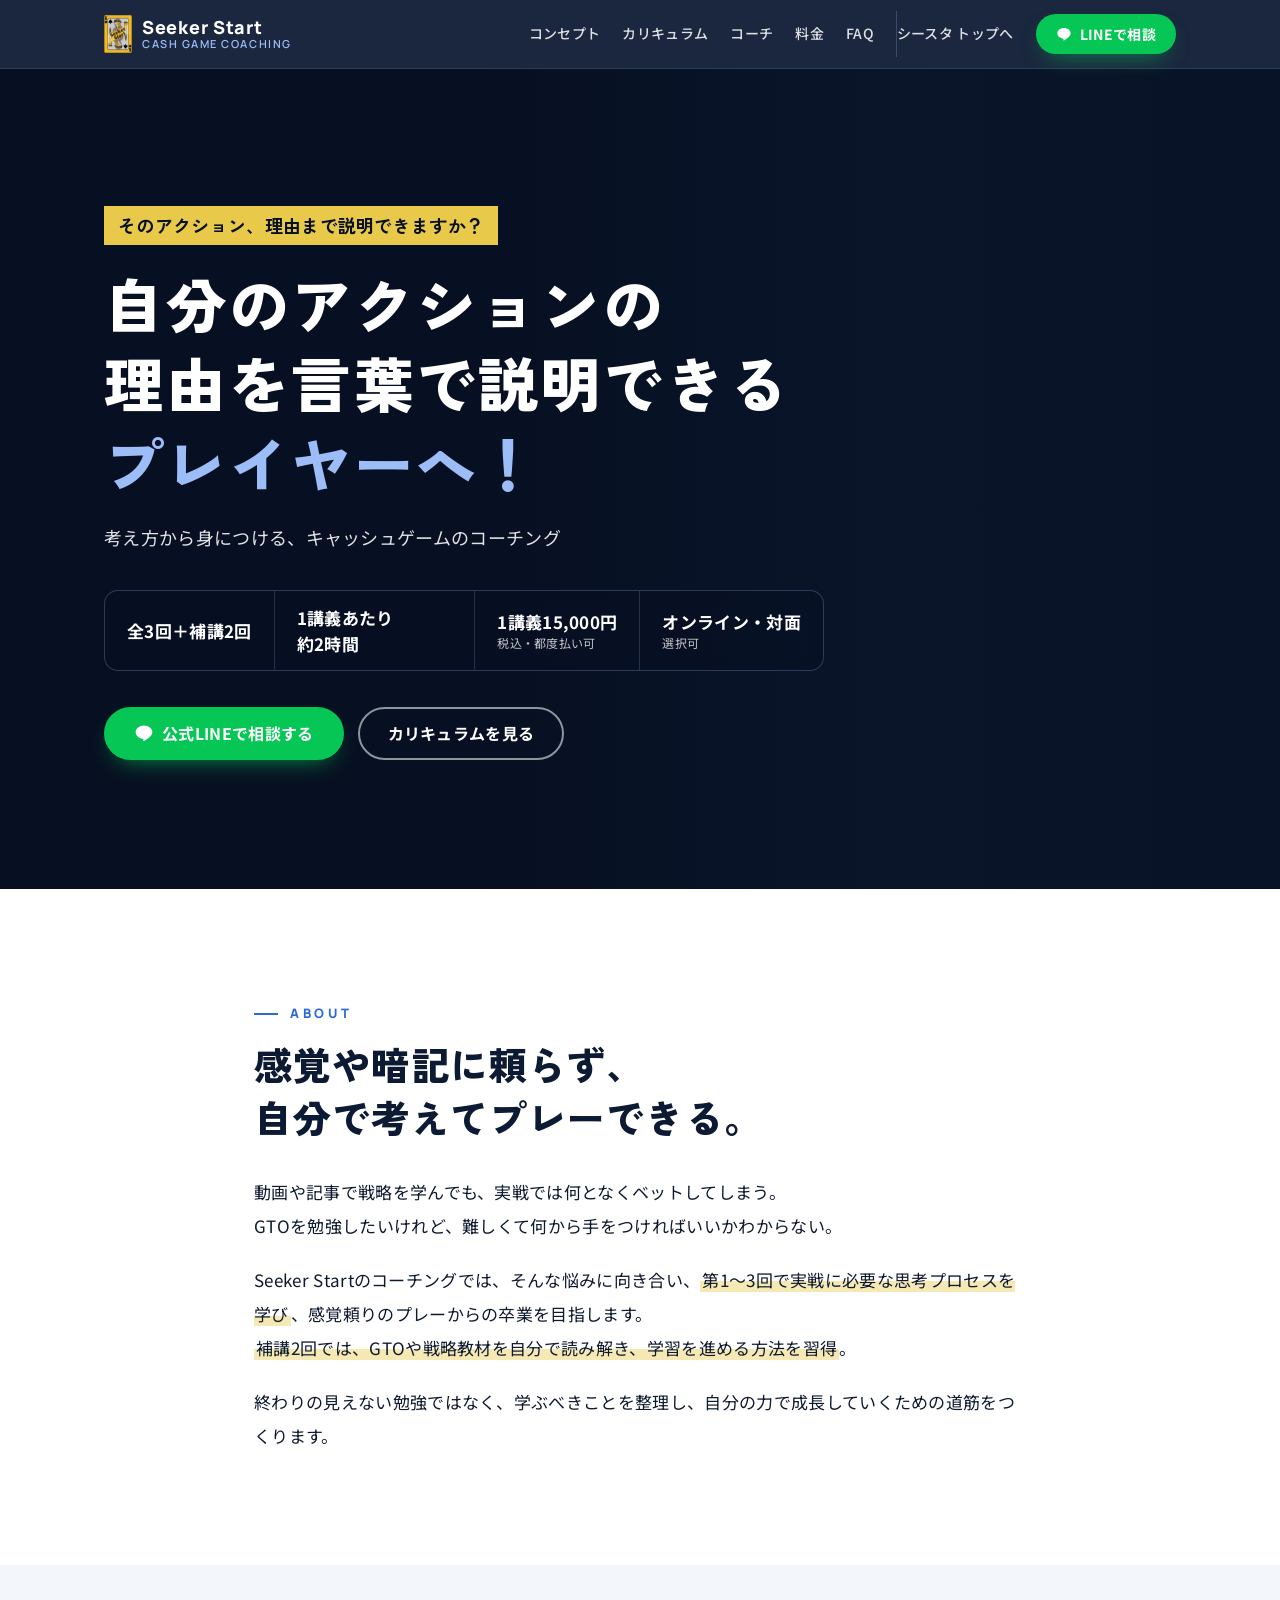
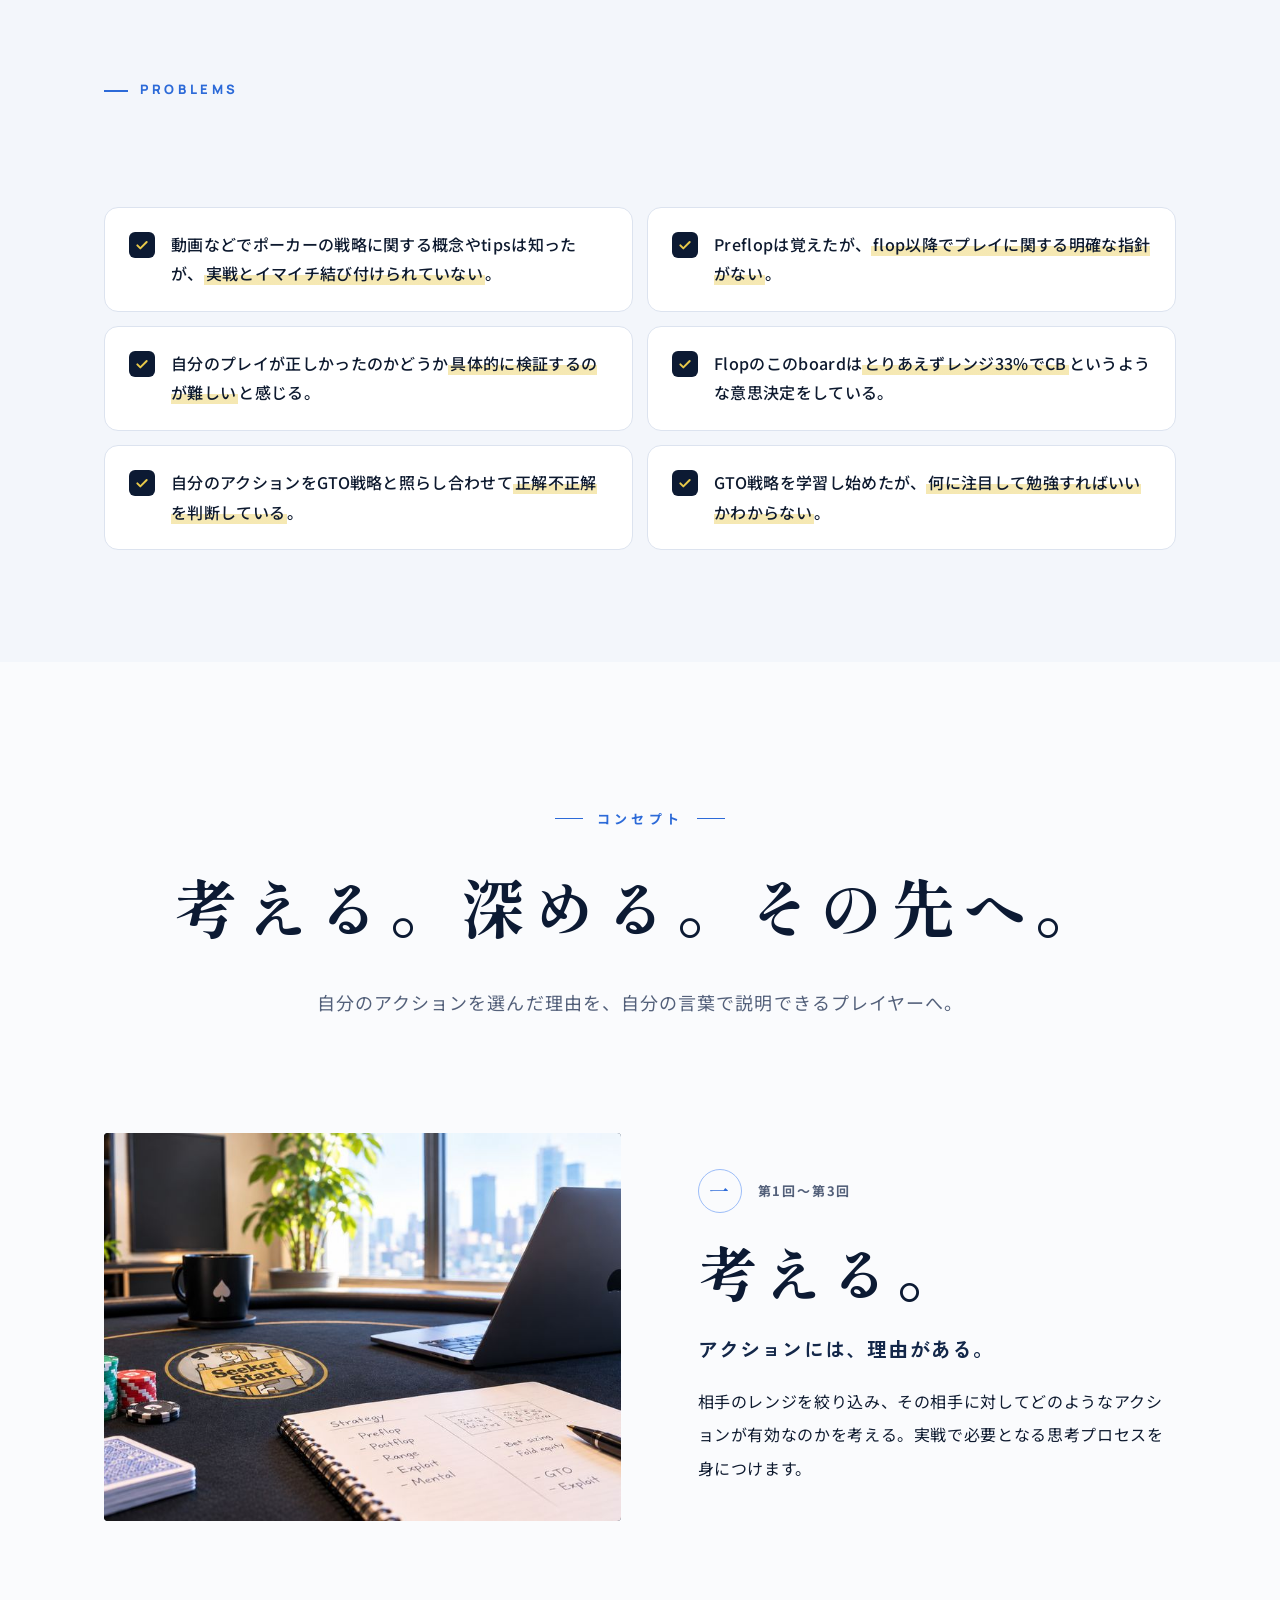
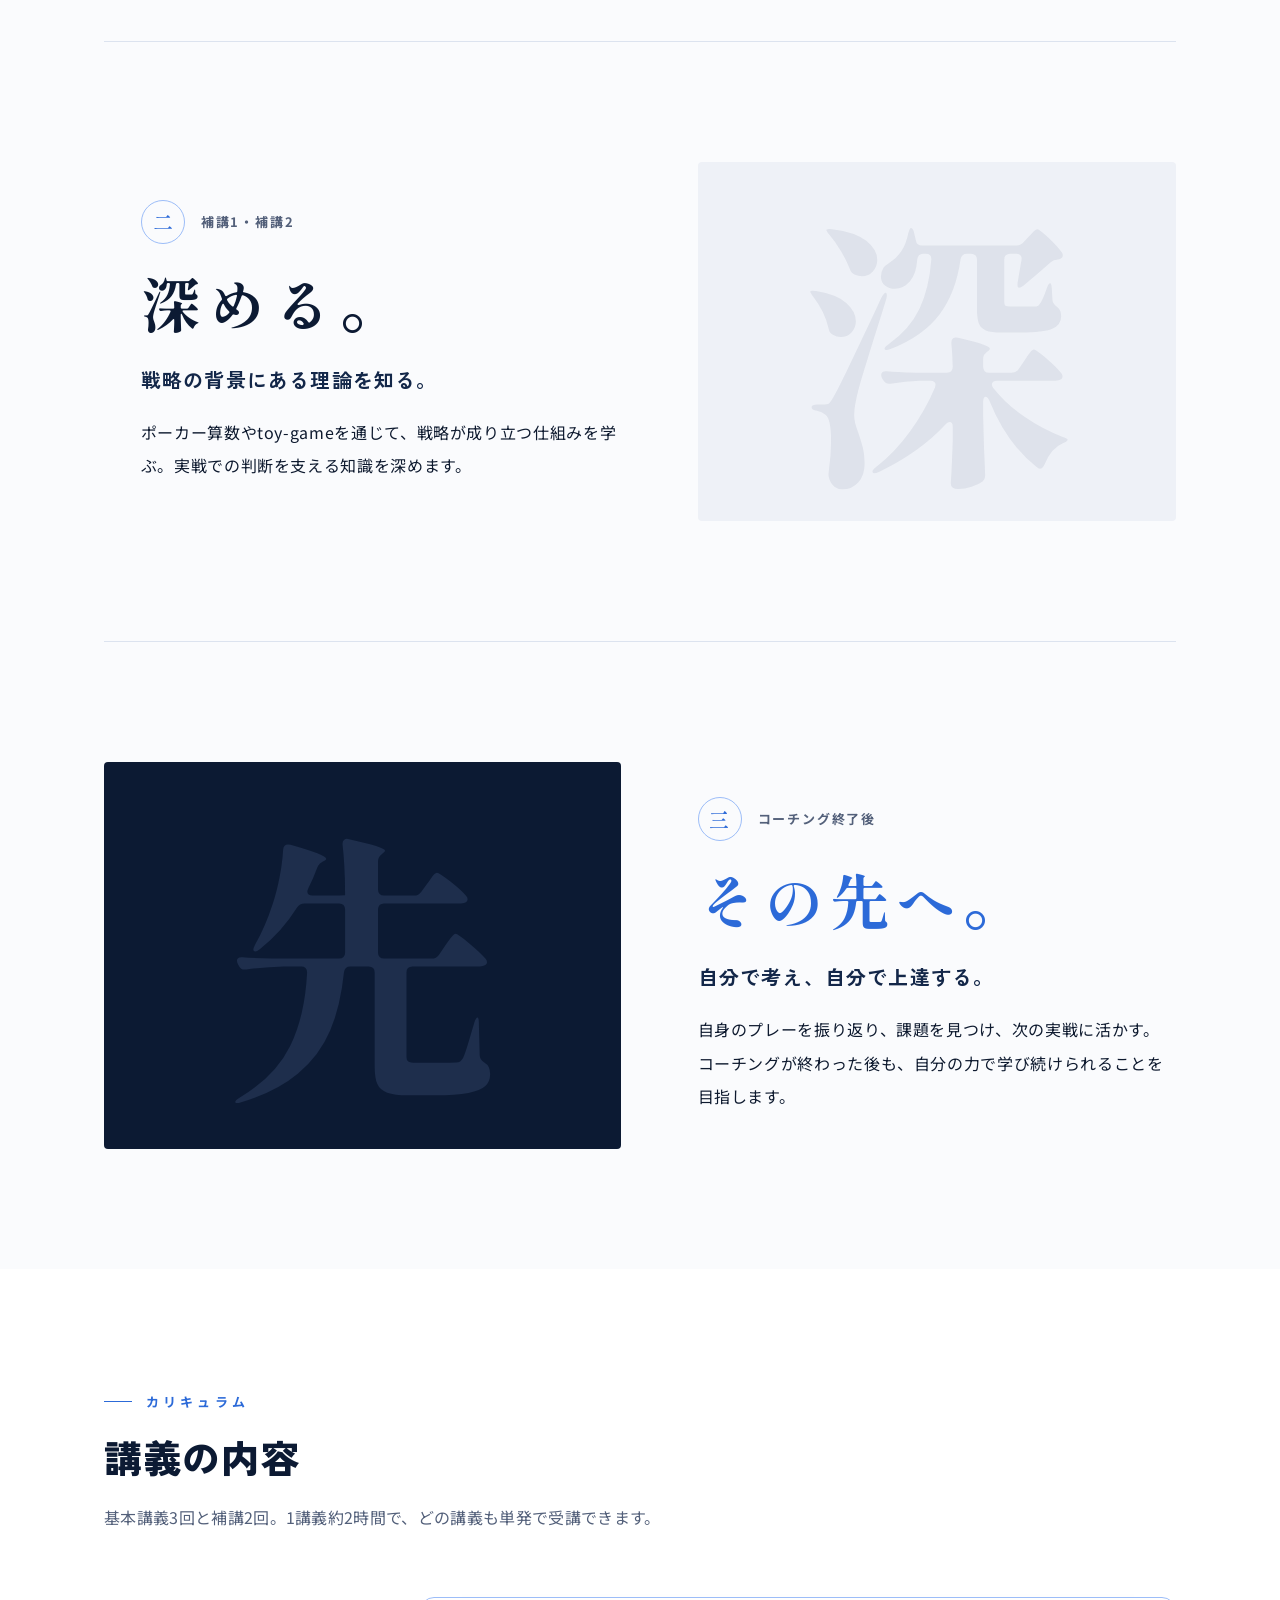
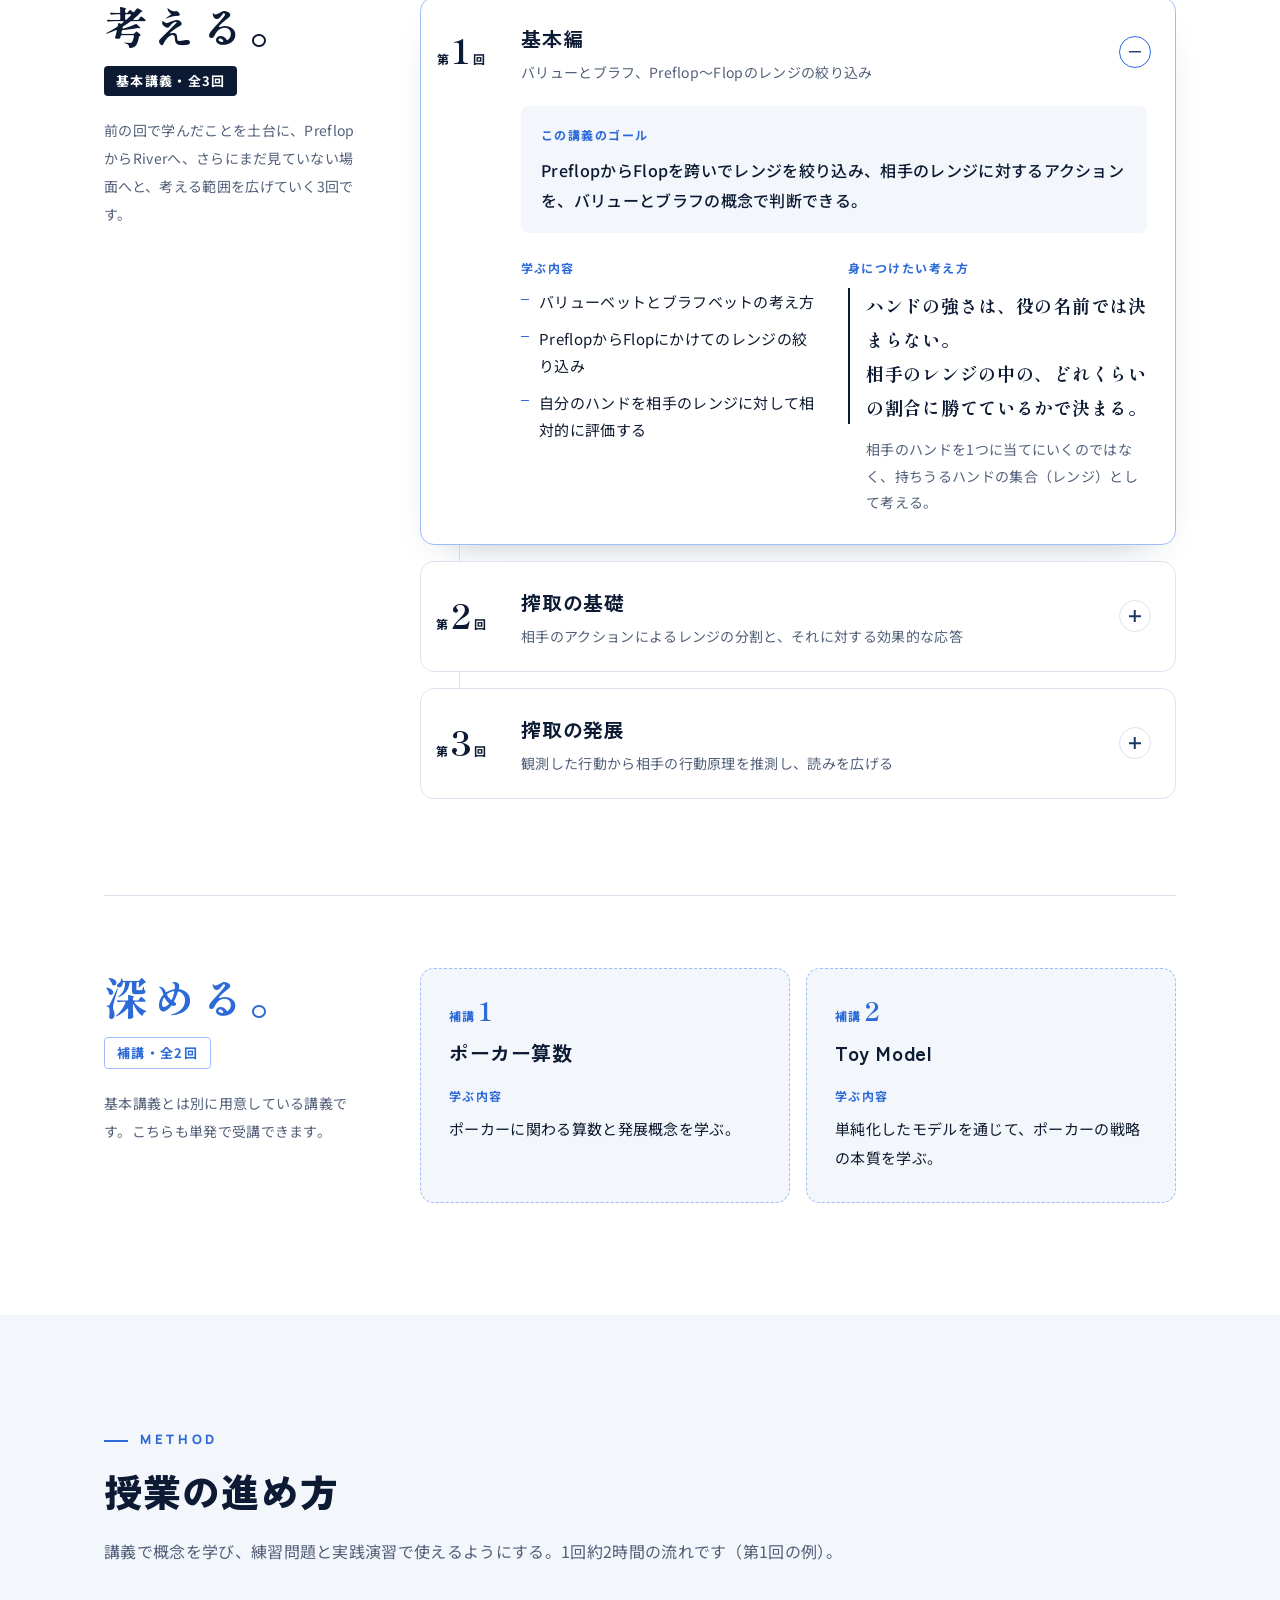
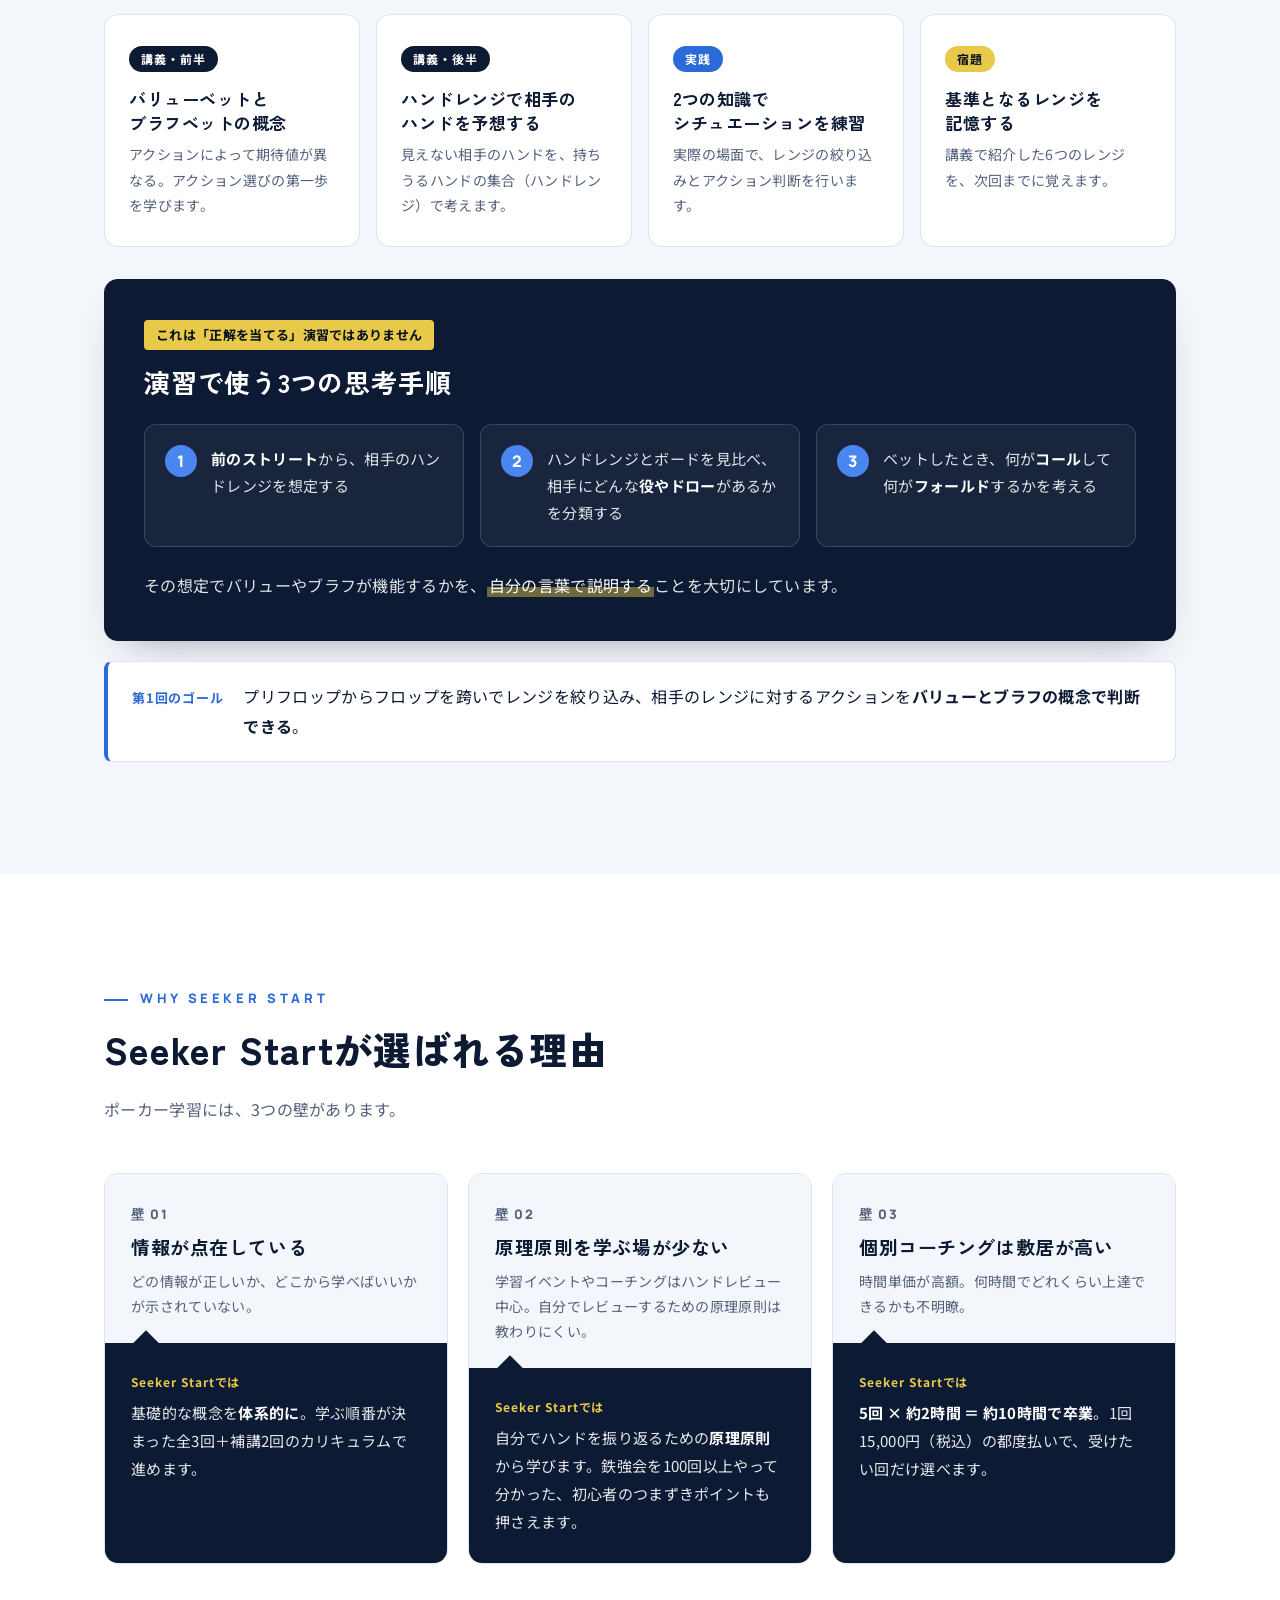
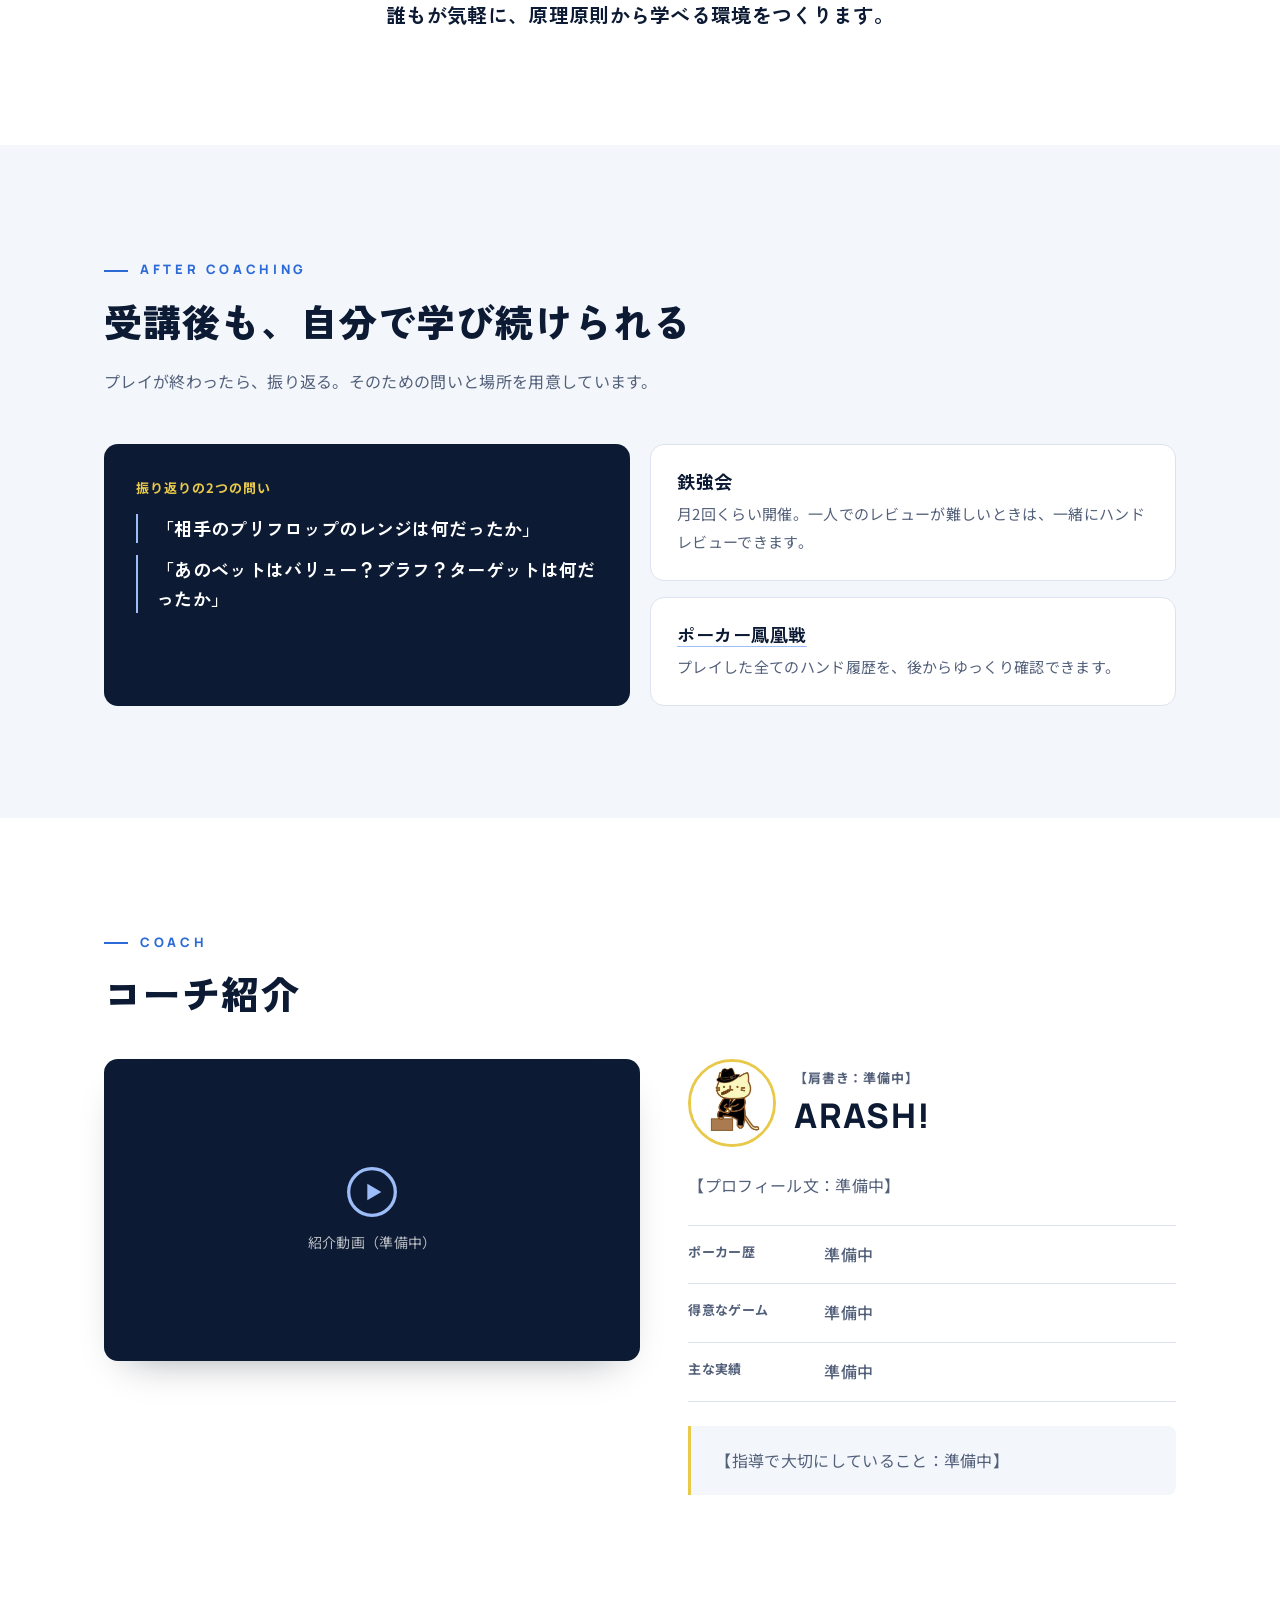
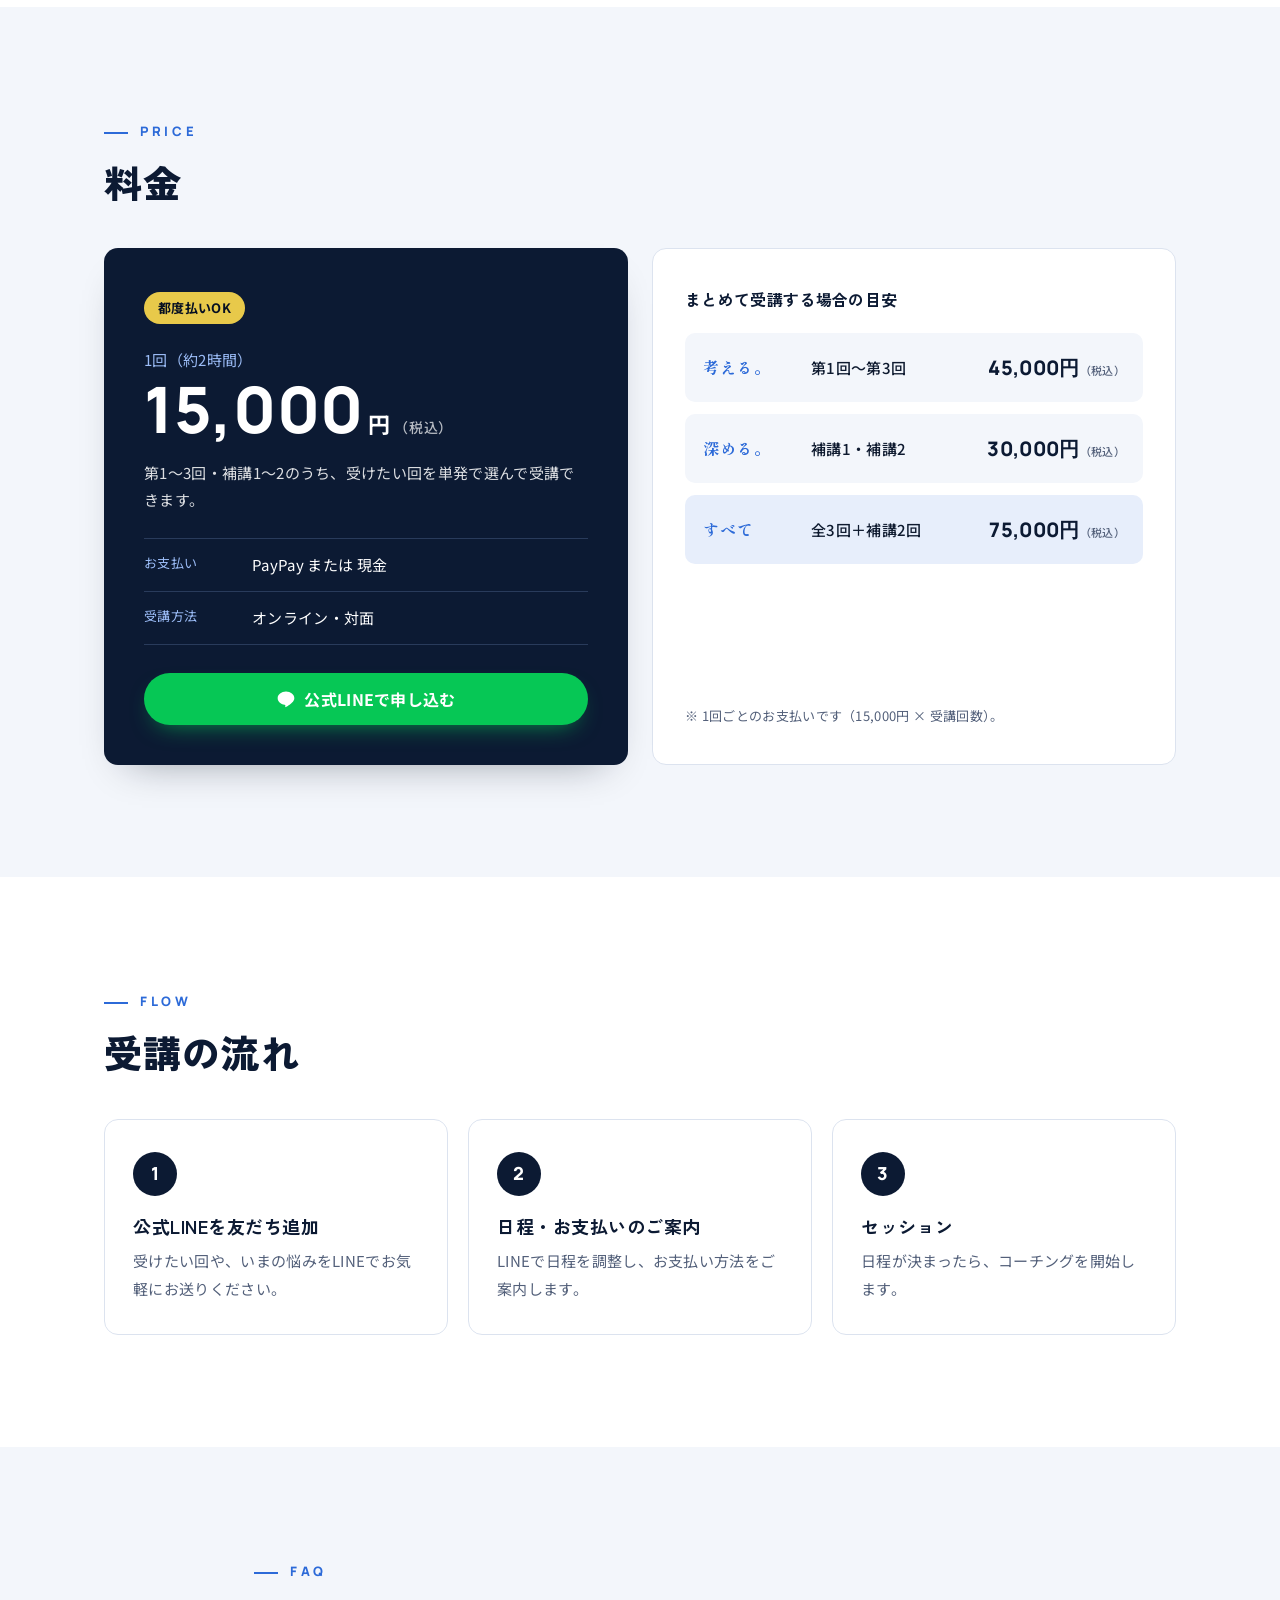
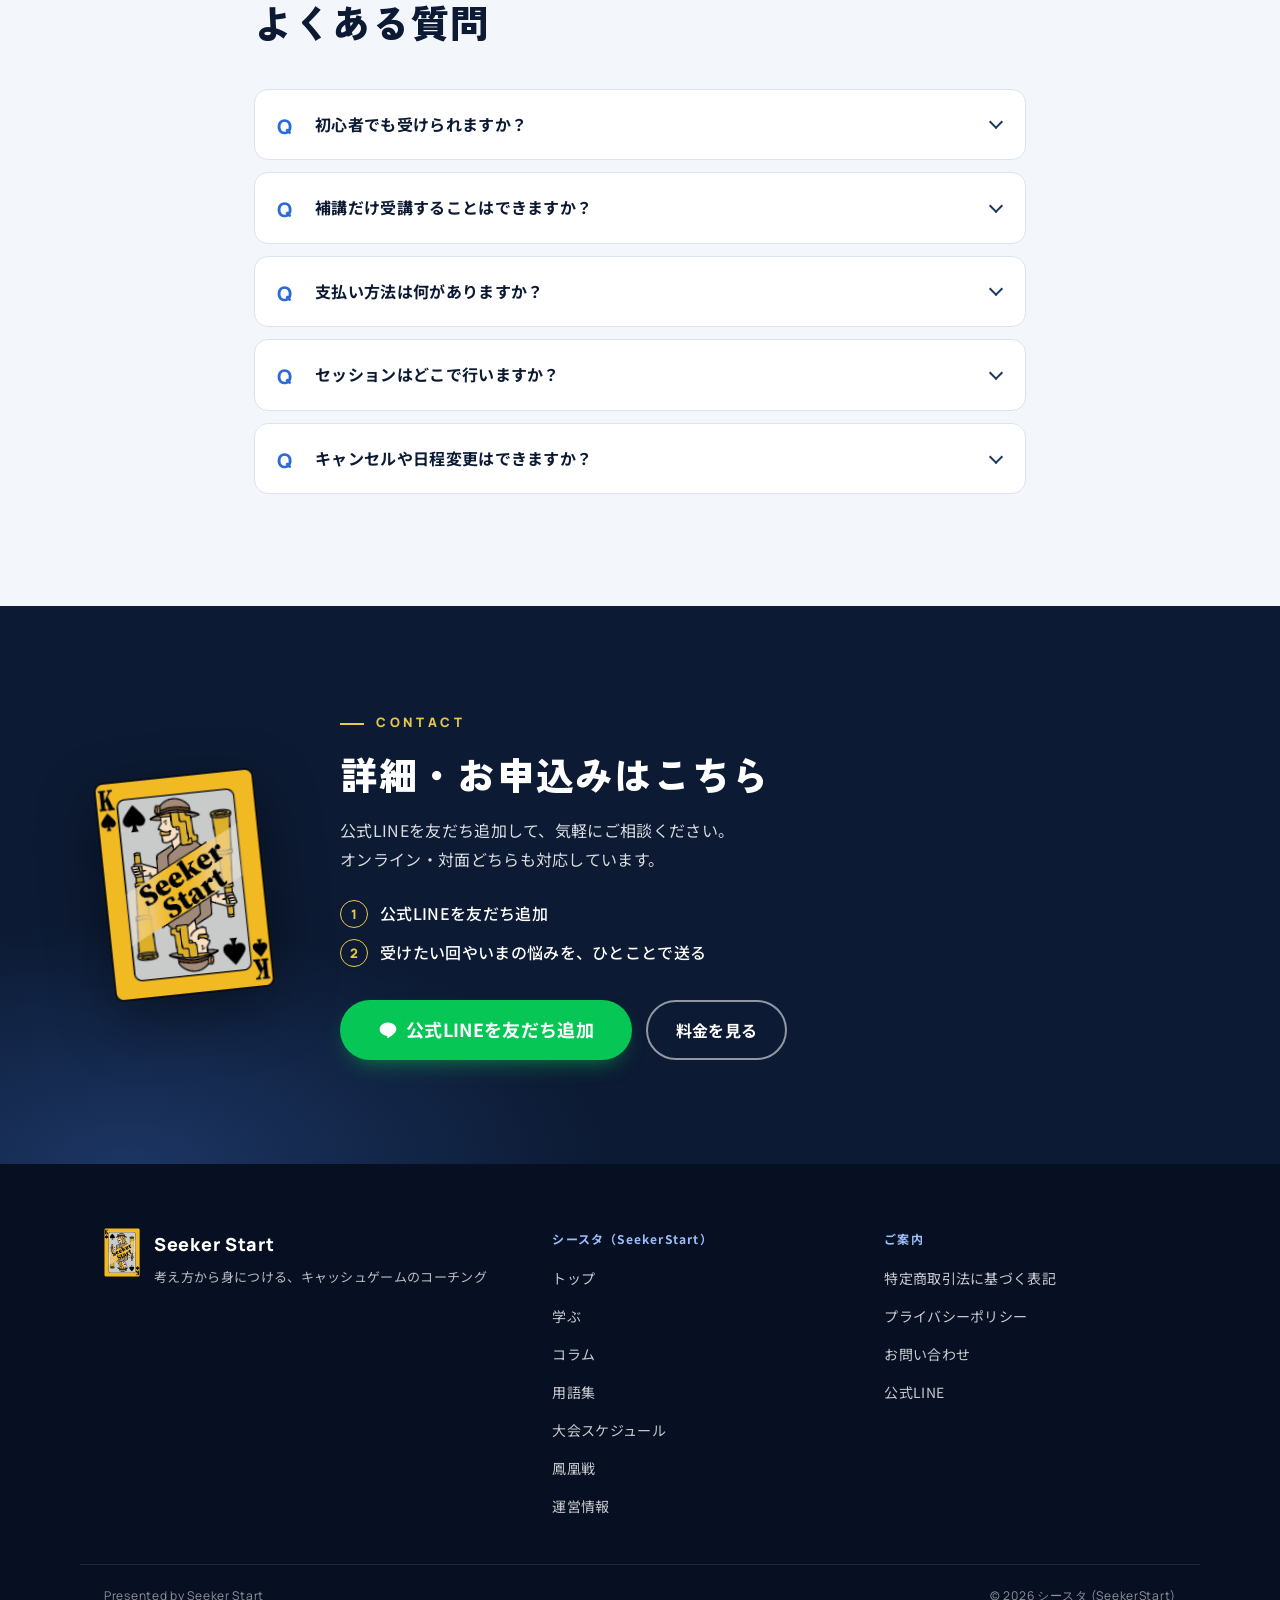
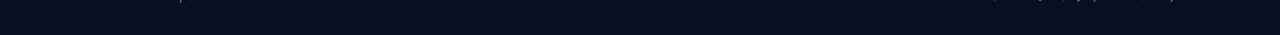
<file: index.html>
<!doctype html>
<html lang="ja">
<head>
<meta charset="utf-8">
<meta name="viewport" content="width=device-width, initial-scale=1">
<!-- 練習環境（限定公開）中は検索エンジンに出さない。本番公開時にこの1行を削除 -->
<meta name="robots" content="noindex, nofollow">
<title>Seeker Start｜考え方から身につける、キャッシュゲームのコーチング</title>
<meta name="description" content="自分のアクションの理由を言葉で説明できるプレイヤーへ。感覚や暗記に頼らず、自分で考えてプレーできる。考える。深める。その先へ。全3回＋補講2回で学ぶ、キャッシュゲーム（リングゲーム）のコーチング。1回約2時間15,000円（税込）・都度払いOK。">
<meta name="theme-color" content="#0C1A33">
<meta property="og:type" content="website">
<meta property="og:title" content="Seeker Start｜キャッシュゲームのコーチング">
<meta property="og:description" content="自分のアクションの理由を言葉で説明できるプレイヤーへ。全3回＋補講2回。1回約2時間15,000円（税込）・都度払いOK。">
<meta property="og:url" content="https://tkjump817-dev.github.io/seekerstart-coaching/">
<meta property="og:image" content="https://tkjump817-dev.github.io/seekerstart-coaching/images/ogp.jpg">
<meta name="twitter:card" content="summary_large_image">
<link rel="icon" href="images/logo-sm.png">
<link rel="apple-touch-icon" href="images/logo-sm.png">
<link rel="preconnect" href="https://fonts.googleapis.com">
<link rel="preconnect" href="https://fonts.gstatic.com" crossorigin>
<link rel="stylesheet" href="https://fonts.googleapis.com/css2?family=Manrope:wght@600;800&family=Shippori+Mincho+B1:wght@600;700&family=Noto+Sans+JP:wght@400;500;700&family=Zen+Kaku+Gothic+New:wght@700;900&display=swap">
<link rel="preload" as="image" href="images/hero.jpg" imagesrcset="images/hero-sm.jpg 960w, images/hero.jpg 1672w" imagesizes="100vw">
<link rel="stylesheet" href="style.css">
<script>document.documentElement.classList.add('js');</script>
<script src="script.js" defer></script>
</head>
<body>

<a class="skip-link" href="#main">本文へスキップ</a>

<!-- ===== ヘッダー ===== -->
<header class="site-header" id="top">
  <div class="container header-inner">
    <a class="brand" href="./" aria-label="Seeker Start トップ">
      <img src="images/logo-sm.png" alt="" width="28" height="38">
      <span class="brand-text"><span class="brand-name">Seeker Start</span><span class="brand-sub">Cash Game Coaching</span></span>
    </a>
    <button class="nav-toggle" type="button" aria-expanded="false" aria-controls="site-nav" aria-label="メニューを開く">
      <span></span><span></span><span></span>
    </button>
    <nav class="site-nav" id="site-nav" aria-label="ページ内メニュー">
      <a href="#concept">コンセプト</a>
      <a href="#curriculum">カリキュラム</a>
      <a href="#coach">コーチ</a>
      <a href="#price">料金</a>
      <a href="#faq">FAQ</a>
      <a class="nav-home" href="https://www.seekerstart.com/">シースタ トップへ</a>
      <a class="btn btn-line btn-sm" href="https://lin.ee/7NI19sO" target="_blank" rel="noopener">LINEで相談</a>
    </nav>
  </div>
</header>

<main id="main">

  <!-- ===== 1. ヒーロー ===== -->
  <section class="hero">
    <picture class="hero-bg">
      <source media="(max-width: 760px)" srcset="images/hero-sm.jpg">
      <img src="images/hero.jpg" alt="Seeker Startのロゴが入ったポーカーテーブルと、戦略を書き込んだノート" width="1672" height="941" fetchpriority="high">
    </picture>
    <div class="container hero-inner">
      <p class="hero-question">そのアクション、<br class="sp">理由まで説明できますか？</p>
      <h1 class="hero-title">自分のアクションの<br>理由を言葉で説明できる<br><span class="accent">プレイヤーへ！</span></h1>
      <p class="hero-catch">考え方から身につける、キャッシュゲームのコーチング</p>
      <ul class="hero-facts" aria-label="コーチングの概要">
        <li><strong>全3回＋補講2回</strong></li>
        <li><strong><span class="nb">1講義あたり</span><span class="nb">約2時間</span></strong></li>
        <li><strong><span class="nb">1講義</span><span class="nb">15,000円</span></strong>税込・都度払い可</li>
        <li><strong>オンライン・対面</strong>選択可</li>
      </ul>
      <div class="hero-actions">
        <a class="btn btn-line" href="https://lin.ee/7NI19sO" target="_blank" rel="noopener">公式LINEで相談する</a>
        <a class="btn btn-ghost" href="#curriculum">カリキュラムを見る</a>
      </div>
    </div>
  </section>

  <!-- ===== 2. リード（チラシ本文） ===== -->
  <section class="section intro">
    <div class="container narrow">
      <p class="label">ABOUT</p>
      <h2 class="section-title">感覚や暗記に頼らず、<br>自分で考えてプレーできる。</h2>
      <div class="intro-body">
        <p>動画や記事で戦略を学んでも、実戦では何となくベットしてしまう。<br>GTOを勉強したいけれど、難しくて何から手をつければいいかわからない。</p>
        <p>Seeker Startのコーチングでは、そんな悩みに向き合い、<mark>第1〜3回で実戦に必要な思考プロセスを学び</mark>、感覚頼りのプレーからの卒業を目指します。<br><mark>補講2回では、GTOや戦略教材を自分で読み解き、学習を進める方法を習得</mark>。</p>
        <p>終わりの見えない勉強ではなく、学ぶべきことを整理し、自分の力で成長していくための道筋をつくります。</p>
      </div>
    </div>
  </section>

  <!-- ===== 3. こんな「壁」 ===== -->
  <section class="section section-tint" id="problems">
    <div class="container">
      <p class="label">PROBLEMS</p>
      <h2 class="section-title">こんな「壁」を感じている方へ</h2>
      <ul class="walls">
        <li><span class="check" aria-hidden="true"></span><p>動画などでポーカーの戦略に関する概念やtipsは知ったが、<mark>実戦とイマイチ結び付けられていない</mark>。</p></li>
        <li><span class="check" aria-hidden="true"></span><p>Preflopは覚えたが、<mark>flop以降でプレイに関する明確な指針がない</mark>。</p></li>
        <li><span class="check" aria-hidden="true"></span><p>自分のプレイが正しかったのかどうか<mark>具体的に検証するのが難しい</mark>と感じる。</p></li>
        <li><span class="check" aria-hidden="true"></span><p>Flopのこのboardは<mark>とりあえずレンジ33%でCB</mark>というような意思決定をしている。</p></li>
        <li><span class="check" aria-hidden="true"></span><p>自分のアクションをGTO戦略と照らし合わせて<mark>正解不正解を判断している</mark>。</p></li>
        <li><span class="check" aria-hidden="true"></span><p>GTO戦略を学習し始めたが、<mark>何に注目して勉強すればいいかわからない</mark>。</p></li>
      </ul>
    </div>
  </section>

  <!-- ===== 4. コンセプト「考える。深める。その先へ。」 =====
       写真の差し替え：各 .concept-media の中を img タグ（images フォルダの写真）に置き換え、data-pending を外す -->
  <section class="concept" id="concept">
    <div class="container">
      <header class="concept-head">
        <p class="concept-kicker">コンセプト</p>
        <h2 class="concept-title"><span>考える。</span><span>深める。</span><span>その先へ。</span></h2>
        <p class="concept-lead">自分のアクションを選んだ理由を、<br class="sp">自分の言葉で説明できるプレイヤーへ。</p>
      </header>

      <article class="concept-row">
        <figure class="concept-media">
          <img src="images/hero-sm.jpg" alt="戦略を書き込んだノートとポーカーチップが並ぶテーブル" width="960" height="540" loading="lazy">
        </figure>
        <div class="concept-text">
          <p class="concept-step"><span class="concept-num">一</span><span class="concept-when">第1回〜第3回</span></p>
          <h3 class="concept-name">考える。</h3>
          <p class="concept-catch">アクションには、理由がある。</p>
          <p class="concept-body">相手のレンジを絞り込み、その相手に対してどのようなアクションが有効なのかを考える。実戦で必要となる思考プロセスを身につけます。</p>
        </div>
      </article>

      <article class="concept-row is-reverse">
        <figure class="concept-media" data-pending>
          <span class="concept-media-mark" aria-hidden="true">深</span>
          <figcaption class="visually-hidden">講義資料の写真（準備中）</figcaption>
        </figure>
        <div class="concept-text">
          <p class="concept-step"><span class="concept-num">二</span><span class="concept-when">補講1・補講2</span></p>
          <h3 class="concept-name">深める。</h3>
          <p class="concept-catch">戦略の背景にある理論を知る。</p>
          <p class="concept-body">ポーカー算数やtoy-gameを通じて、戦略が成り立つ仕組みを学ぶ。実戦での判断を支える知識を深めます。</p>
        </div>
      </article>

      <article class="concept-row is-goal">
        <figure class="concept-media" data-pending>
          <span class="concept-media-mark" aria-hidden="true">先</span>
          <figcaption class="visually-hidden">ポーカーの写真（準備中）</figcaption>
        </figure>
        <div class="concept-text">
          <p class="concept-step"><span class="concept-num">三</span><span class="concept-when">コーチング終了後</span></p>
          <h3 class="concept-name">その先へ。</h3>
          <p class="concept-catch">自分で考え、自分で上達する。</p>
          <p class="concept-body">自身のプレーを振り返り、課題を見つけ、次の実戦に活かす。コーチングが終わった後も、自分の力で学び続けられることを目指します。</p>
        </div>
      </article>
    </div>
  </section>

  <!-- ===== 5. カリキュラム（講義資料 Section1・Section2 に基づく） ===== -->
  <section class="section curriculum" id="curriculum">
    <div class="container">
      <header class="cur-head">
        <p class="cur-kicker">カリキュラム</p>
        <h2 class="section-title">講義の内容</h2>
        <p class="section-lead">基本講義3回と補講2回。1講義約2時間で、どの講義も単発で受講できます。</p>
      </header>

      <!-- 基本講義 -->
      <div class="track">
        <div class="track-side">
          <p class="track-name">考える。</p>
          <p class="track-kind">基本講義・全3回</p>
          <p class="track-note">前の回で学んだことを土台に、PreflopからRiverへ、さらにまだ見ていない場面へと、考える範囲を広げていく3回です。</p>
        </div>

        <ol class="lectures">
          <li>
            <details class="lecture" open>
              <summary>
                <span class="lecture-no">第<b>1</b>回</span>
                <span class="lecture-head">
                  <span class="lecture-title">基本編</span>
                  <span class="lecture-sum">バリューとブラフ、Preflop〜Flopのレンジの絞り込み</span>
                </span>
                <span class="lecture-toggle" aria-hidden="true"></span>
              </summary>
              <div class="lecture-body">
                <div class="lecture-goal">
                  <p class="lecture-label">この講義のゴール</p>
                  <p>PreflopからFlopを跨いでレンジを絞り込み、相手のレンジに対するアクションを、バリューとブラフの概念で判断できる。</p>
                </div>
                <div class="lecture-cols">
                  <div>
                    <p class="lecture-label">学ぶ内容</p>
                    <ul class="lecture-list">
                      <li>バリューベットとブラフベットの考え方</li>
                      <li>PreflopからFlopにかけてのレンジの絞り込み</li>
                      <li>自分のハンドを相手のレンジに対して相対的に評価する</li>
                    </ul>
                  </div>
                  <div>
                    <p class="lecture-label">身につけたい考え方</p>
                    <p class="lecture-mind">ハンドの強さは、役の名前では決まらない。<br>相手のレンジの中の、どれくらいの割合に勝てているかで決まる。</p>
                    <p class="lecture-mind-sub">相手のハンドを1つに当てにいくのではなく、持ちうるハンドの集合（レンジ）として考える。</p>
                  </div>
                </div>
              </div>
            </details>
          </li>

          <li>
            <details class="lecture">
              <summary>
                <span class="lecture-no">第<b>2</b>回</span>
                <span class="lecture-head">
                  <span class="lecture-title">搾取の基礎</span>
                  <span class="lecture-sum">相手のアクションによるレンジの分割と、それに対する効果的な応答</span>
                </span>
                <span class="lecture-toggle" aria-hidden="true"></span>
              </summary>
              <div class="lecture-body">
                <div class="lecture-goal">
                  <p class="lecture-label">この講義のゴール</p>
                  <p>相手のレンジと戦略を推定し、それに対して最もEVの高いアクションを選べるようになる。</p>
                </div>
                <div class="lecture-cols">
                  <div>
                    <p class="lecture-label">学ぶ内容</p>
                    <ul class="lecture-list">
                      <li>相手のアクションやベットサイズからレンジを絞り込む</li>
                      <li>相手の戦略を推定し、それに対する応答を考える</li>
                      <li>Bet、Check、Fold、Call、Raiseの選択肢を期待値の観点から比較する</li>
                    </ul>
                  </div>
                  <div>
                    <p class="lecture-label">身につけたい考え方</p>
                    <p class="lecture-mind">EVは、自分と相手の戦略の組み合わせで決まる。</p>
                    <p class="lecture-mind-sub">同じハンドでも、相手の戦略が違えば最善のアクションも変わる。</p>
                  </div>
                </div>
                <div class="lecture-process">
                  <p class="lecture-label">講義で使う、5つの思考プロセス</p>
                  <ol>
                    <li>Preflopのレンジを確認する</li>
                    <li>アクション履歴から現在のレンジを推測する</li>
                    <li>各ハンドのアクションについて仮説を立てる</li>
                    <li>自分のアクションに対する応答を予測する</li>
                    <li>EVを比較して最善のアクションを選ぶ</li>
                  </ol>
                </div>
              </div>
            </details>
          </li>

          <li>
            <details class="lecture">
              <summary>
                <span class="lecture-no">第<b>3</b>回</span>
                <span class="lecture-head">
                  <span class="lecture-title">搾取の発展</span>
                  <span class="lecture-sum">観測した行動から相手の行動原理を推測し、読みを広げる</span>
                </span>
                <span class="lecture-toggle" aria-hidden="true"></span>
              </summary>
              <div class="lecture-body">
                <div class="lecture-goal">
                  <p class="lecture-label">この講義で目指すこと</p>
                  <p>観測した行動から相手の行動原理を推測し、まだ見ていない別の場面にまで読みを広げる。</p>
                </div>
                <div class="lecture-cols">
                  <div>
                    <p class="lecture-label">学ぶ内容</p>
                    <ul class="lecture-list">
                      <li>観測した行動から相手の行動原理を推測する</li>
                      <li>観測していない状況にも読みを広げる</li>
                      <li>相手の傾向を踏まえた判断につなげる</li>
                    </ul>
                  </div>
                  <div>
                    <p class="lecture-label">身につけたい考え方</p>
                    <!-- 要確認：第3回の講義資料が届いたら、資料の言葉に合わせて調整 -->
                    <p class="lecture-mind">見えた行動の一つひとつを、相手の考え方を知る手がかりとして捉える。</p>
                  </div>
                </div>
              </div>
            </details>
          </li>
        </ol>
      </div>

      <!-- 補講 -->
      <div class="track track-extra">
        <div class="track-side">
          <p class="track-name">深める。</p>
          <p class="track-kind">補講・全2回</p>
          <p class="track-note">基本講義とは別に用意している講義です。こちらも単発で受講できます。</p>
        </div>
        <div class="extras">
          <article class="extra">
            <p class="extra-no">補講<b>1</b></p>
            <h3 class="extra-title">ポーカー算数</h3>
            <p class="lecture-label">学ぶ内容</p>
            <p class="extra-text">ポーカーに関わる算数と発展概念を学ぶ。</p>
          </article>
          <article class="extra">
            <p class="extra-no">補講<b>2</b></p>
            <h3 class="extra-title">Toy Model</h3>
            <p class="lecture-label">学ぶ内容</p>
            <p class="extra-text">単純化したモデルを通じて、ポーカーの戦略の本質を学ぶ。</p>
          </article>
        </div>
      </div>
    </div>
  </section>

  <!-- ===== 6. 授業の進め方（コーチング資料 Section1 より） ===== -->
  <section class="section section-tint" id="method">
    <div class="container">
      <p class="label">METHOD</p>
      <h2 class="section-title">授業の進め方</h2>
      <p class="section-lead">講義で概念を学び、練習問題と実践演習で使えるようにする。1回約2時間の流れです（第1回の例）。</p>
      <ol class="method-steps">
        <li><p class="method-tag">講義・前半</p><h3>バリューベットとブラフベットの概念</h3><p>アクションによって期待値が異なる。アクション選びの第一歩を学びます。</p></li>
        <li><p class="method-tag">講義・後半</p><h3>ハンドレンジで相手のハンドを予想する</h3><p>見えない相手のハンドを、持ちうるハンドの集合（ハンドレンジ）で考えます。</p></li>
        <li><p class="method-tag">実践</p><h3>2つの知識でシチュエーションを練習</h3><p>実際の場面で、レンジの絞り込みとアクション判断を行います。</p></li>
        <li><p class="method-tag">宿題</p><h3>基準となるレンジを記憶する</h3><p>講義で紹介した6つのレンジを、次回までに覚えます。</p></li>
      </ol>

      <div class="practice">
        <div class="practice-head">
          <p class="practice-note">これは「正解を当てる」演習ではありません</p>
          <h3>演習で使う3つの思考手順</h3>
        </div>
        <ol class="practice-steps">
          <li><span>1</span><p><b>前のストリート</b>から、相手のハンドレンジを想定する</p></li>
          <li><span>2</span><p>ハンドレンジとボードを見比べ、相手にどんな<b>役やドロー</b>があるかを分類する</p></li>
          <li><span>3</span><p>ベットしたとき、何が<b>コール</b>して何が<b>フォールド</b>するかを考える</p></li>
        </ol>
        <p class="practice-foot">その想定でバリューやブラフが機能するかを、<mark>自分の言葉で説明する</mark>ことを大切にしています。</p>
      </div>

      <div class="goal-box">
        <p class="goal-box-label">第1回のゴール</p>
        <p>プリフロップからフロップを跨いでレンジを絞り込み、相手のレンジに対するアクションを<b>バリューとブラフの概念で判断できる</b>。</p>
      </div>
    </div>
  </section>

  <!-- ===== 7. 選ばれる理由（資料「ポーカー学習の3つの壁」） ===== -->
  <section class="section" id="reasons">
    <div class="container">
      <p class="label">WHY SEEKER START</p>
      <h2 class="section-title">Seeker Startが選ばれる理由</h2>
      <p class="section-lead">ポーカー学習には、3つの壁があります。</p>
      <div class="walls3">
        <div class="wall3">
          <div class="wall3-problem">
            <p class="wall3-no">壁 01</p>
            <h3>情報が点在している</h3>
            <p>どの情報が正しいか、どこから学べばいいかが示されていない。</p>
          </div>
          <div class="wall3-answer">
            <p class="wall3-tag">Seeker Startでは</p>
            <p>基礎的な概念を<b>体系的に</b>。学ぶ順番が決まった全3回＋補講2回のカリキュラムで進めます。</p>
          </div>
        </div>
        <div class="wall3">
          <div class="wall3-problem">
            <p class="wall3-no">壁 02</p>
            <h3>原理原則を学ぶ場が少ない</h3>
            <p>学習イベントやコーチングはハンドレビュー中心。自分でレビューするための原理原則は教わりにくい。</p>
          </div>
          <div class="wall3-answer">
            <p class="wall3-tag">Seeker Startでは</p>
            <p>自分でハンドを振り返るための<b>原理原則</b>から学びます。鉄強会を100回以上やって分かった、初心者のつまずきポイントも押さえます。</p>
          </div>
        </div>
        <div class="wall3">
          <div class="wall3-problem">
            <p class="wall3-no">壁 03</p>
            <h3>個別コーチングは敷居が高い</h3>
            <p>時間単価が高額。何時間でどれくらい上達できるかも不明瞭。</p>
          </div>
          <div class="wall3-answer">
            <p class="wall3-tag">Seeker Startでは</p>
            <p><b>5回 × 約2時間 ＝ 約10時間で卒業</b>。1回15,000円（税込）の都度払いで、受けたい回だけ選べます。</p>
          </div>
        </div>
      </div>
      <p class="walls3-foot">誰もが気軽に、原理原則から学べる環境をつくります。</p>
    </div>
  </section>

  <!-- ===== 8. 受講後のサポート ===== -->
  <section class="section section-tint" id="support">
    <div class="container">
      <p class="label">AFTER COACHING</p>
      <h2 class="section-title">受講後も、自分で学び続けられる</h2>
      <p class="section-lead">プレイが終わったら、振り返る。そのための問いと場所を用意しています。</p>
      <div class="support">
        <div class="support-questions">
          <p class="support-title">振り返りの2つの問い</p>
          <ul>
            <li>「相手のプリフロップのレンジは何だったか」</li>
            <li>「あのベットはバリュー？ブラフ？ターゲットは何だったか」</li>
          </ul>
        </div>
        <div class="support-places">
          <div class="support-place">
            <h3>鉄強会</h3>
            <p>月2回くらい開催。一人でのレビューが難しいときは、一緒にハンドレビューできます。</p>
          </div>
          <div class="support-place">
            <h3><a href="https://www.seekerstart.com/houou/">ポーカー鳳凰戦</a></h3>
            <p>プレイした全てのハンド履歴を、後からゆっくり確認できます。</p>
          </div>
        </div>
      </div>
    </div>
  </section>

  <!-- ===== 9. コーチ紹介（ARASH!） 素材待ちの箇所は data-pending ===== -->
  <section class="section" id="coach">
    <div class="container">
      <p class="label">COACH</p>
      <h2 class="section-title">コーチ紹介</h2>
      <article class="coach">
        <!-- 紹介動画：YouTubeのURLが届いたら差し替え -->
        <div class="coach-video" data-pending>
          <div class="video-placeholder">
            <svg viewBox="0 0 24 24" aria-hidden="true"><circle cx="12" cy="12" r="10"/><path d="M10 8.5v7l6-3.5z"/></svg>
            <p>紹介動画（準備中）</p>
          </div>
        </div>
        <div class="coach-profile">
          <div class="coach-head">
            <img class="coach-icon" src="images/coach-arash.jpg" alt="ARASH!のアイコン" width="96" height="96">
            <div>
              <p class="coach-role" data-pending>【肩書き：準備中】</p>
              <h3 class="coach-name">ARASH!</h3>
            </div>
          </div>
          <p class="coach-bio" data-pending>【プロフィール文：準備中】</p>
          <dl class="coach-data">
            <div><dt>ポーカー歴</dt><dd data-pending>準備中</dd></div>
            <div><dt>得意なゲーム</dt><dd data-pending>準備中</dd></div>
            <div><dt>主な実績</dt><dd data-pending>準備中</dd></div>
          </dl>
          <blockquote class="coach-message" data-pending>【指導で大切にしていること：準備中】</blockquote>
        </div>
      </article>
    </div>
  </section>

  <!-- ===== 10. 料金 ===== -->
  <section class="section section-tint" id="price">
    <div class="container">
      <p class="label">PRICE</p>
      <h2 class="section-title">料金</h2>
      <div class="price-main">
        <div class="price-card">
          <p class="price-badge">都度払いOK</p>
          <p class="price-unit">1回（約2時間）</p>
          <p class="price-value">15,000<span>円</span><small>（税込）</small></p>
          <p class="price-note">第1〜3回・補講1〜2のうち、受けたい回を単発で選んで受講できます。</p>
          <ul class="price-meta">
            <li><span>お支払い</span>PayPay または 現金</li>
            <li><span>受講方法</span>オンライン・対面</li>
          </ul>
          <a class="btn btn-line" href="https://lin.ee/7NI19sO" target="_blank" rel="noopener">公式LINEで申し込む</a>
        </div>
        <div class="price-sets">
          <p class="price-sets-title">まとめて受講する場合の目安</p>
          <div class="price-set">
            <p class="price-set-en">考える。</p>
            <p class="price-set-name">第1回〜第3回</p>
            <p class="price-set-value">45,000円<small>（税込）</small></p>
          </div>
          <div class="price-set">
            <p class="price-set-en">深める。</p>
            <p class="price-set-name">補講1・補講2</p>
            <p class="price-set-value">30,000円<small>（税込）</small></p>
          </div>
          <div class="price-set price-set-all">
            <p class="price-set-en">すべて</p>
            <p class="price-set-name">全3回＋補講2回</p>
            <p class="price-set-value">75,000円<small>（税込）</small></p>
          </div>
          <p class="price-sets-note">※ 1回ごとのお支払いです（15,000円 × 受講回数）。</p>
        </div>
      </div>
    </div>
  </section>

  <!-- ===== 11. 受講の流れ ===== -->
  <section class="section" id="flow">
    <div class="container">
      <p class="label">FLOW</p>
      <h2 class="section-title">受講の流れ</h2>
      <ol class="flow">
        <li><span class="flow-no">1</span><h3>公式LINEを友だち追加</h3><p>受けたい回や、いまの悩みをLINEでお気軽にお送りください。</p></li>
        <li><span class="flow-no">2</span><h3>日程・お支払いのご案内</h3><p>LINEで日程を調整し、お支払い方法をご案内します。</p></li>
        <li><span class="flow-no">3</span><h3>セッション</h3><p>日程が決まったら、コーチングを開始します。</p></li>
      </ol>
    </div>
  </section>

  <!-- ===== 12. FAQ ===== -->
  <section class="section section-tint" id="faq">
    <div class="container narrow">
      <p class="label">FAQ</p>
      <h2 class="section-title">よくある質問</h2>
      <div class="faq">
        <details><summary>初心者でも受けられますか？</summary><div class="faq-a"><p>はい。ルールを把握していれば大丈夫です。レベルに合わせて進め方を決めます。</p></div></details>
        <details><summary>補講だけ受講することはできますか？</summary><div class="faq-a"><p>はい。第1〜3回・補講1〜2のどの回も、単発で選んで受講できます。</p></div></details>
        <details><summary>支払い方法は何がありますか？</summary><div class="faq-a"><p>PayPay または 現金でのお支払いです。料金は1回（約2時間）15,000円（税込）で、1回ごとの都度払いです。</p></div></details>
        <details><summary>セッションはどこで行いますか？</summary><div class="faq-a"><p>オフライン（対面）・オンラインのどちらでも受講できます。</p><p>オフライン：場所はお申し込み後に調整します。<br>オンライン：お客様のご希望のツールで行います。</p></div></details>
        <details><summary>キャンセルや日程変更はできますか？</summary><div class="faq-a"><p>受講予定日時の24時間前まで、キャンセル・日程変更が可能です。公式LINEからご連絡ください。</p></div></details>
      </div>
    </div>
  </section>

  <!-- ===== 13. 最終CTA ===== -->
  <section class="cta" id="apply">
    <div class="container cta-inner">
      <img class="cta-logo" src="images/logo.png" alt="" width="140" height="192">
      <div class="cta-body">
        <p class="label label-on-dark">CONTACT</p>
        <h2 class="cta-title">詳細・お申込みはこちら</h2>
        <p>公式LINEを友だち追加して、気軽にご相談ください。<br>オンライン・対面どちらも対応しています。</p>
        <ol class="cta-steps">
          <li><span>1</span>公式LINEを友だち追加</li>
          <li><span>2</span>受けたい回やいまの悩みを、ひとことで送る</li>
        </ol>
        <div class="cta-actions">
          <a class="btn btn-line btn-lg" href="https://lin.ee/7NI19sO" target="_blank" rel="noopener">公式LINEを友だち追加</a>
          <a class="btn btn-ghost" href="#price">料金を見る</a>
        </div>
        <!-- Googleフォーム（一時停止中）：https://docs.google.com/forms/d/e/1FAIpQLSdcC6eXLek0j-ToBz4_ScLi7vROpwDnhl6rSa1IV9TXrg1UJw/viewform -->
      </div>
    </div>
  </section>
</main>

<!-- ===== フッター ===== -->
<footer class="site-footer">
  <div class="container footer-inner">
    <div class="footer-brand">
      <img src="images/logo-sm.png" alt="" width="36" height="49" loading="lazy">
      <div>
        <p class="footer-name">Seeker Start</p>
        <p class="footer-sub">考え方から身につける、キャッシュゲームのコーチング</p>
      </div>
    </div>
    <nav class="footer-nav" aria-label="シースタ">
      <p class="footer-nav-title">シースタ（SeekerStart）</p>
      <ul>
        <li><a href="https://www.seekerstart.com/">トップ</a></li>
        <li><a href="https://www.seekerstart.com/learn">学ぶ</a></li>
        <li><a href="https://www.seekerstart.com/columns">コラム</a></li>
        <li><a href="https://www.seekerstart.com/glossary">用語集</a></li>
        <li><a href="https://www.seekerstart.com/tournaments">大会スケジュール</a></li>
        <li><a href="https://www.seekerstart.com/houou/">鳳凰戦</a></li>
        <li><a href="https://www.seekerstart.com/about">運営情報</a></li>
      </ul>
    </nav>
    <nav class="footer-nav" aria-label="規約・お問い合わせ">
      <p class="footer-nav-title">ご案内</p>
      <ul>
        <li><a href="tokushoho.html">特定商取引法に基づく表記</a></li>
        <li><a href="https://www.seekerstart.com/privacy">プライバシーポリシー</a></li>
        <li><a href="https://www.seekerstart.com/contact">お問い合わせ</a></li>
        <li><a href="https://lin.ee/7NI19sO" target="_blank" rel="noopener">公式LINE</a></li>
      </ul>
    </nav>
  </div>
  <div class="container footer-bottom">
    <p>Presented by Seeker Start</p>
    <p>© 2026 シースタ (SeekerStart)</p>
  </div>
</footer>

<!-- スマホ用 固定LINEボタン -->
<div class="sticky-cta">
  <a class="btn btn-line" href="https://lin.ee/7NI19sO" target="_blank" rel="noopener">公式LINEで相談する</a>
</div>

</body>
</html>
</file>
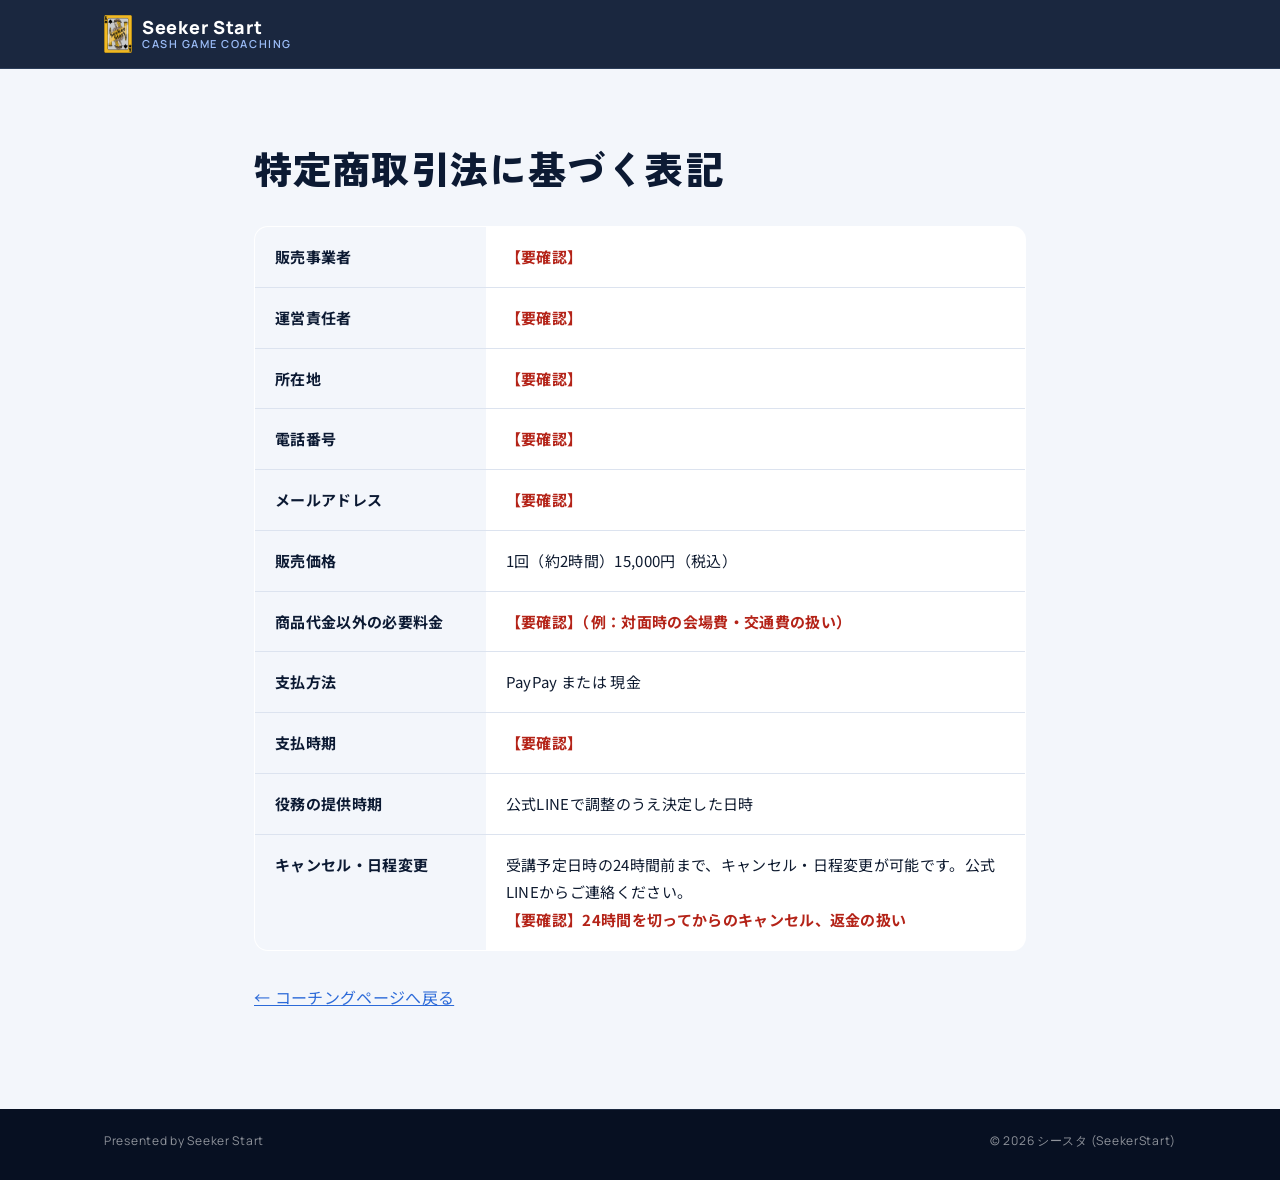
<file: tokushoho.html>
<!doctype html>
<html lang="ja">
<head>
<meta charset="utf-8">
<meta name="viewport" content="width=device-width, initial-scale=1">
<meta name="robots" content="noindex, nofollow">
<title>特定商取引法に基づく表記｜Seeker Start</title>
<link rel="icon" href="images/logo-sm.png">
<link rel="preconnect" href="https://fonts.googleapis.com">
<link rel="preconnect" href="https://fonts.gstatic.com" crossorigin>
<link rel="stylesheet" href="https://fonts.googleapis.com/css2?family=Manrope:wght@600;800&family=Noto+Sans+JP:wght@400;500;700&family=Zen+Kaku+Gothic+New:wght@700;900&display=swap">
<link rel="stylesheet" href="style.css">
<style>
  .legal { padding: 72px 0 96px; }
  .legal table { width: 100%; border-collapse: collapse; margin-top: 32px; background: #fff; border: 1px solid var(--border); border-radius: var(--radius); overflow: hidden; }
  .legal th, .legal td { text-align: left; vertical-align: top; padding: 16px 20px; border-top: 1px solid var(--border); font-size: 15px; }
  .legal tr:first-child th, .legal tr:first-child td { border-top: 0; }
  .legal th { width: 30%; background: var(--bg-tint); color: var(--navy-900); font-weight: 700; }
  .todo { color: #B42318; font-weight: 700; }
  .back { display: inline-block; margin-top: 32px; }
  @media (max-width: 600px) { .legal th, .legal td { display: block; width: auto; } .legal td { border-top: 0; padding-top: 4px; } }
</style>
</head>
<body>
<header class="site-header">
  <div class="container header-inner">
    <a class="brand" href="./" aria-label="Seeker Start トップ">
      <img src="images/logo-sm.png" alt="" width="28" height="38">
      <span class="brand-text"><span class="brand-name">Seeker Start</span><span class="brand-sub">Cash Game Coaching</span></span>
    </a>
  </div>
</header>
<main class="legal section-tint">
  <div class="container narrow">
    <h1 class="section-title">特定商取引法に基づく表記</h1>
    <!-- 【要確認】の項目は、運営者に確認のうえ記入してから公開すること -->
    <table>
      <tr><th scope="row">販売事業者</th><td class="todo">【要確認】</td></tr>
      <tr><th scope="row">運営責任者</th><td class="todo">【要確認】</td></tr>
      <tr><th scope="row">所在地</th><td class="todo">【要確認】</td></tr>
      <tr><th scope="row">電話番号</th><td class="todo">【要確認】</td></tr>
      <tr><th scope="row">メールアドレス</th><td class="todo">【要確認】</td></tr>
      <tr><th scope="row">販売価格</th><td>1回（約2時間）15,000円（税込）</td></tr>
      <tr><th scope="row">商品代金以外の必要料金</th><td class="todo">【要確認】（例：対面時の会場費・交通費の扱い）</td></tr>
      <tr><th scope="row">支払方法</th><td>PayPay または 現金</td></tr>
      <tr><th scope="row">支払時期</th><td class="todo">【要確認】</td></tr>
      <tr><th scope="row">役務の提供時期</th><td>公式LINEで調整のうえ決定した日時</td></tr>
      <tr><th scope="row">キャンセル・日程変更</th><td>受講予定日時の24時間前まで、キャンセル・日程変更が可能です。公式LINEからご連絡ください。<br><span class="todo">【要確認】24時間を切ってからのキャンセル、返金の扱い</span></td></tr>
    </table>
    <a class="back" href="./">← コーチングページへ戻る</a>
  </div>
</main>
<footer class="site-footer">
  <div class="container footer-bottom">
    <p>Presented by Seeker Start</p>
    <p>© 2026 シースタ (SeekerStart)</p>
  </div>
</footer>
</body>
</html>
</file>
<file: style.css>
/* =========================================================
   Seeker Start — Cash Game Coaching
   ネイビー × ブルー（アクセントにチラシのイエロー）
   ========================================================= */
:root {
  --navy-950: #071022;
  --navy-900: #0C1A33;
  --navy-800: #132749;
  --navy-700: #1D3763;
  --blue-600: #2C6AD8;
  --blue-500: #4A86F0;
  --blue-300: #9CBDF8;
  --blue-100: #E7EEFB;
  --gold: #E8C94A;
  --gold-soft: rgba(232, 201, 74, 0.42);
  --line-green: #06C755;

  --bg: #FFFFFF;
  --bg-tint: #F3F6FB;
  --text: #0E1A2F;
  --muted: #53607A;
  --border: #DCE3EF;

  --font-body: "Noto Sans JP", "Hiragino Sans", "Hiragino Kaku Gothic ProN", "Yu Gothic", Meiryo, sans-serif;
  --font-head: "Zen Kaku Gothic New", var(--font-body);
  --font-mincho: "Shippori Mincho B1", "Hiragino Mincho ProN", "Yu Mincho", serif;
  --font-en: "Manrope", "Helvetica Neue", Arial, sans-serif;

  --radius: 14px;
  --radius-sm: 8px;
  --container: 1120px;
  --header-h: 68px;
  --shadow: 0 18px 40px -24px rgba(7, 16, 34, 0.45);
}

*, *::before, *::after { box-sizing: border-box; }
html { scroll-behavior: smooth; scroll-padding-top: calc(var(--header-h) + 16px); -webkit-text-size-adjust: 100%; }
@media (prefers-reduced-motion: reduce) { html { scroll-behavior: auto; } }

body {
  margin: 0;
  background: var(--bg);
  color: var(--text);
  font-family: var(--font-body);
  font-size: 16px;
  line-height: 1.85;
  letter-spacing: 0.02em;
  -webkit-font-smoothing: antialiased;
}
img { max-width: 100%; height: auto; display: block; }
a { color: var(--blue-600); }
h1, h2, h3 { font-family: var(--font-head); line-height: 1.4; letter-spacing: 0.03em; word-break: auto-phrase; }
.hero-catch { word-break: auto-phrase; }
p { margin: 0; }

.container { width: 100%; max-width: var(--container); margin: 0 auto; padding: 0 24px; }
.container.narrow { max-width: 820px; }
@media (max-width: 600px) { .container { padding: 0 18px; } }

.sp { display: none; }
@media (max-width: 600px) { .sp { display: inline; } }

.visually-hidden {
  position: absolute !important; width: 1px; height: 1px; overflow: hidden;
  clip: rect(0 0 0 0); white-space: nowrap;
}
.skip-link {
  position: absolute; left: 12px; top: -60px; z-index: 100;
  background: var(--navy-900); color: #fff; padding: 10px 16px; border-radius: var(--radius-sm);
}
.skip-link:focus { top: 12px; }
:focus-visible { outline: 3px solid var(--blue-500); outline-offset: 2px; }

mark {
  background: linear-gradient(transparent 58%, var(--gold-soft) 58%);
  color: inherit; padding: 0 2px;
}

/* ---------- ボタン ---------- */
.btn {
  display: inline-flex; align-items: center; justify-content: center; gap: 8px;
  min-height: 52px; padding: 14px 28px;
  border-radius: 999px; border: 2px solid transparent;
  font-family: var(--font-body); font-weight: 700; font-size: 16px; line-height: 1.3;
  text-decoration: none; text-align: center; cursor: pointer;
  transition: transform .15s ease, background-color .15s ease, box-shadow .15s ease;
}
.btn:hover { transform: translateY(-1px); }
.btn-line { background: var(--line-green); color: #fff; box-shadow: 0 10px 24px -12px rgba(6, 199, 85, .8); }
.btn-line::before {
  content: ""; width: 20px; height: 20px; flex: none;
  background: no-repeat center/contain url("data:image/svg+xml,%3Csvg xmlns='http://www.w3.org/2000/svg' viewBox='0 0 24 24' fill='%23fff'%3E%3Cpath d='M12 3C6.5 3 2 6.6 2 11c0 3.9 3.5 7.2 8.3 7.9.3.1.8.2.9.5.1.3.1.7 0 1l-.1.8c0 .2-.2.9.8.5s5.4-3.2 7.4-5.4C20.8 14.7 22 13 22 11c0-4.4-4.5-8-10-8Z'/%3E%3C/svg%3E");
}
.btn-line:hover { background: #05B34C; }
.btn-ghost { border-color: rgba(255,255,255,.55); color: #fff; background: transparent; }
.btn-ghost:hover { background: rgba(255,255,255,.08); }
.btn-sm { min-height: 40px; padding: 8px 18px; font-size: 14px; }
.btn-sm::before { width: 16px; height: 16px; }
.btn-lg { min-height: 60px; padding: 16px 36px; font-size: 18px; }

/* ---------- ヘッダー ---------- */
.site-header {
  position: sticky; top: 0; z-index: 50;
  background: rgba(12, 26, 51, 0.94);
  backdrop-filter: saturate(140%) blur(10px);
  -webkit-backdrop-filter: saturate(140%) blur(10px);
  border-bottom: 1px solid rgba(156, 189, 248, 0.14);
  color: #fff;
}
.header-inner { display: flex; align-items: center; justify-content: space-between; gap: 16px; min-height: var(--header-h); }
.brand { display: flex; align-items: center; gap: 10px; color: #fff; text-decoration: none; }
.brand img { width: 28px; height: auto; }
.brand-text { display: flex; flex-direction: column; line-height: 1.15; }
.brand-name { font-family: var(--font-en); font-weight: 800; font-size: 18px; letter-spacing: .04em; }
.brand-sub { font-family: var(--font-en); font-weight: 600; font-size: 11px; letter-spacing: .14em; color: var(--blue-300); text-transform: uppercase; }

.site-nav { display: flex; align-items: center; gap: 4px 22px; }
.site-nav a:not(.btn) {
  color: rgba(255,255,255,.86); text-decoration: none; font-size: 14px; font-weight: 500; padding: 10px 0;
}
.site-nav a:not(.btn):hover { color: #fff; }
.site-nav .nav-home { font-size: 13px; color: var(--blue-300); padding-left: 18px; border-left: 1px solid rgba(156,189,248,.25); }

.nav-toggle { display: none; }

@media (max-width: 900px) {
  .nav-toggle {
    display: inline-flex; flex-direction: column; justify-content: center; gap: 5px;
    width: 44px; height: 44px; padding: 0 11px; background: transparent; border: 0; cursor: pointer;
  }
  .nav-toggle span { display: block; height: 2px; background: #fff; border-radius: 2px; transition: transform .2s ease, opacity .2s ease; }
  .nav-toggle[aria-expanded="true"] span:nth-child(1) { transform: translateY(7px) rotate(45deg); }
  .nav-toggle[aria-expanded="true"] span:nth-child(2) { opacity: 0; }
  .nav-toggle[aria-expanded="true"] span:nth-child(3) { transform: translateY(-7px) rotate(-45deg); }

  .site-nav {
    position: absolute; left: 0; right: 0; top: 100%;
    flex-direction: column; align-items: stretch; gap: 0;
    background: var(--navy-900); padding: 8px 24px 24px;
    border-bottom: 1px solid rgba(156,189,248,.14);
    box-shadow: var(--shadow);
  }
  .site-nav a:not(.btn) { padding: 14px 0; font-size: 16px; border-bottom: 1px solid rgba(156,189,248,.12); }
  .site-nav .nav-home { padding-left: 0; border-left: 0; }
  .site-nav .btn { margin-top: 16px; min-height: 52px; font-size: 16px; }
  /* JSが動くときだけ折りたたむ（JSなしでも全リンクに到達できる） */
  .js .site-nav { display: none; }
  .js .site-nav.is-open { display: flex; }
}

/* ---------- ヒーロー ---------- */
.hero {
  position: relative; isolation: isolate; overflow: hidden;
  background: var(--navy-950); color: #fff;
  min-height: min(92vh, 820px);
  display: flex; align-items: center;
}
.hero-bg { position: absolute; inset: 0; z-index: -2; }
.hero-bg img { width: 100%; height: 100%; object-fit: cover; object-position: 60% 50%; }
.hero::before {
  content: ""; position: absolute; inset: 0; z-index: -1;
  background:
    linear-gradient(90deg, rgba(7,16,34,.96) 0%, rgba(7,16,34,.88) 38%, rgba(12,26,51,.45) 70%, rgba(12,26,51,.25) 100%),
    linear-gradient(0deg, rgba(7,16,34,.65) 0%, rgba(7,16,34,0) 35%);
}
.hero-inner { padding-top: 88px; padding-bottom: 80px; }
.hero-question {
  display: inline-block; margin-bottom: 18px; padding: 6px 14px;
  background: var(--gold); color: var(--navy-950);
  font-family: var(--font-head); font-weight: 700; font-size: clamp(15px, 1.8vw, 18px); line-height: 1.5;
}
.hero-title {
  margin: 0; font-weight: 900;
  font-size: clamp(32px, 5.4vw, 60px); line-height: 1.32; letter-spacing: .04em;
}
.hero-title .accent { color: var(--blue-300); }
.hero-catch { margin-top: 20px; font-size: clamp(15px, 1.7vw, 18px); color: rgba(255,255,255,.88); }

.hero-facts {
  list-style: none; margin: 36px 0 0; padding: 0;
  display: grid; grid-template-columns: repeat(4, auto); gap: 0; justify-content: start;
  border: 1px solid rgba(156,189,248,.25); border-radius: var(--radius);
  background: rgba(7,16,34,.45); backdrop-filter: blur(6px); -webkit-backdrop-filter: blur(6px);
  max-width: 720px;
}
.hero-facts li {
  display: flex; flex-direction: column; justify-content: center;
  padding: 14px 22px; font-size: 12px; color: rgba(255,255,255,.75); line-height: 1.5;
  border-left: 1px solid rgba(156,189,248,.2);
}
.hero-facts li:first-child { border-left: 0; }
.hero-facts .nb { display: inline-block; }
.hero-facts strong { display: block; font-size: 17px; color: #fff; font-weight: 700; }
.hero-actions { margin-top: 36px; display: flex; flex-wrap: wrap; gap: 14px; }

@media (max-width: 760px) {
  .hero { min-height: 0; display: block; padding-top: 56vw; }
  .hero-bg { bottom: auto; height: 62vw; }
  .hero::before {
    background: linear-gradient(180deg, rgba(7,16,34,.15) 0, rgba(7,16,34,.55) 40vw, var(--navy-950) 62vw, var(--navy-950) 100%);
  }
  .hero-inner { padding-top: 0; padding-bottom: 56px; }
    .hero-title { font-size: clamp(26px, 7.6vw, 34px); }
  .hero-facts { grid-template-columns: repeat(2, 1fr); }
  .hero-facts li { border-left: 0; border-top: 1px solid rgba(156,189,248,.2); padding: 12px 16px; }
  .hero-facts li:nth-child(-n+2) { border-top: 0; }
  .hero-facts li:nth-child(even) { border-left: 1px solid rgba(156,189,248,.2); }
  .hero-actions .btn { flex: 1 1 100%; }
}

/* ---------- セクション共通 ---------- */
.section { padding: 112px 0; }
.section-tint { background: var(--bg-tint); }
@media (max-width: 760px) { .section { padding: 76px 0; } }

.label {
  font-family: var(--font-en); font-weight: 800; font-size: 13px; letter-spacing: .28em;
  color: var(--blue-600); margin-bottom: 12px;
}
.label::before { content: ""; display: inline-block; width: 24px; height: 2px; background: currentColor; vertical-align: middle; margin-right: 12px; }
.label-on-dark { color: var(--gold); }
.section-title { margin: 0 0 20px; font-size: clamp(26px, 3.4vw, 38px); font-weight: 900; color: var(--navy-900); }
.section-title.on-dark { color: #fff; }
.section-lead { margin-bottom: 48px; color: var(--muted); font-size: 16px; }
.section-lead.on-dark { color: rgba(255,255,255,.78); }

/* ---------- リード ---------- */
.intro .intro-body { display: grid; gap: 20px; margin-top: 32px; font-size: 17px; line-height: 2; }
@media (max-width: 600px) { .intro .intro-body { font-size: 16px; line-height: 1.95; } }

/* ---------- 壁 ---------- */
.walls { list-style: none; margin: 40px 0 0; padding: 0; display: grid; gap: 14px; grid-template-columns: repeat(2, minmax(0, 1fr)); }
.walls li {
  display: flex; gap: 16px; align-items: flex-start;
  background: #fff; border: 1px solid var(--border); border-radius: var(--radius);
  padding: 22px 24px; font-weight: 500;
}
.walls li:last-child:nth-child(odd) { grid-column: 1 / -1; }
.check {
  flex: none; width: 26px; height: 26px; margin-top: 2px; border-radius: 6px;
  background: var(--navy-900) no-repeat center/16px url("data:image/svg+xml,%3Csvg xmlns='http://www.w3.org/2000/svg' viewBox='0 0 24 24' fill='none' stroke='%23E8C94A' stroke-width='3' stroke-linecap='round' stroke-linejoin='round'%3E%3Cpath d='M5 12.5l4.5 4.5L19 7.5'/%3E%3C/svg%3E");
}
@media (max-width: 760px) { .walls { grid-template-columns: 1fr; } }

/* ---------- コンセプト「考える。深める。その先へ。」 ---------- */
.concept { background: #FAFBFD; padding: 136px 0 120px; }
.concept-head { max-width: 1040px; margin: 0 auto 112px; text-align: center; }
.concept-kicker {
  display: inline-flex; align-items: center; gap: 14px;
  font-size: 13px; font-weight: 700; letter-spacing: .32em; color: var(--blue-600); margin-bottom: 28px;
}
.concept-kicker::before, .concept-kicker::after { content: ""; width: 28px; height: 1px; background: currentColor; }
.concept-title {
  margin: 0; font-family: var(--font-mincho); font-weight: 700; color: var(--navy-900);
  font-size: clamp(34px, 5.6vw, 64px); line-height: 1.45; letter-spacing: .12em;
}
.concept-title span { display: inline-block; }
.concept-lead { margin-top: 32px; font-size: clamp(15px, 1.6vw, 18px); line-height: 2.1; color: var(--muted); letter-spacing: .06em; }

.concept-row {
  display: grid; grid-template-columns: minmax(0, 1.08fr) minmax(0, 1fr); gap: clamp(40px, 6vw, 96px); align-items: center;
}
.concept-row + .concept-row { margin-top: 120px; padding-top: 120px; border-top: 1px solid var(--border); }
.concept-row.is-reverse .concept-media { order: 2; }

.concept-media {
  position: relative; margin: 0; aspect-ratio: 4 / 3; overflow: hidden;
  background: var(--navy-900); border-radius: 4px;
}
.concept-media img { width: 100%; height: 100%; object-fit: cover; object-position: 78% 70%; }
.concept-media[data-pending] { background: #EEF1F7; }
.concept-media-mark {
  position: absolute; inset: 0; display: flex; align-items: center; justify-content: center;
  font-family: var(--font-mincho); font-weight: 700; font-size: clamp(160px, 22vw, 300px); line-height: 1;
  color: rgba(19, 39, 73, .07); user-select: none;
}
.concept-row.is-goal .concept-media[data-pending] { background: var(--navy-900); }
.concept-row.is-goal .concept-media-mark { color: rgba(156, 189, 248, .12); }

.concept-text { max-width: 480px; }
.concept-row.is-reverse .concept-text { justify-self: end; }
.concept-step { display: flex; align-items: center; gap: 16px; margin-bottom: 20px; }
.concept-num {
  font-family: var(--font-mincho); font-weight: 700; font-size: 20px; color: var(--blue-600);
  width: 44px; height: 44px; display: inline-flex; align-items: center; justify-content: center;
  border: 1px solid var(--blue-300); border-radius: 50%;
}
.concept-when { font-size: 13px; font-weight: 700; letter-spacing: .14em; color: var(--muted); }
.concept-name {
  margin: 0; font-family: var(--font-mincho); font-weight: 700; color: var(--navy-900);
  font-size: clamp(40px, 5vw, 60px); line-height: 1.25; letter-spacing: .1em;
}
.concept-catch {
  margin-top: 22px; font-family: var(--font-head); font-weight: 700; color: var(--navy-800);
  font-size: clamp(17px, 1.8vw, 20px); letter-spacing: .06em;
}
.concept-body { margin-top: 18px; color: var(--text); font-size: 16px; line-height: 2.1; letter-spacing: .04em; }
.concept-row.is-goal .concept-name { color: var(--blue-600); }

@media (max-width: 860px) {
  .concept { padding: 88px 0 80px; }
  .concept-head { margin-bottom: 64px; }
  .concept-title { letter-spacing: .08em; }
  .concept-title span { display: block; }
  .concept-row { grid-template-columns: 1fr; gap: 28px; }
  .concept-row + .concept-row { margin-top: 64px; padding-top: 64px; }
  .concept-row.is-reverse .concept-media { order: 0; }
  .concept-row.is-reverse .concept-text { justify-self: start; }
  .concept-media { aspect-ratio: 16 / 10; }
  .concept-text { max-width: none; }
  .concept-body { font-size: 15px; line-height: 2; }
}

/* ---------- カリキュラム ---------- */
.cur-head { margin-bottom: 64px; }
.cur-kicker {
  display: inline-flex; align-items: center; gap: 14px; margin-bottom: 16px;
  font-size: 13px; font-weight: 700; letter-spacing: .32em; color: var(--blue-600);
}
.cur-kicker::before { content: ""; width: 28px; height: 1px; background: currentColor; }

.track { display: grid; grid-template-columns: 260px minmax(0, 1fr); gap: 56px; align-items: start; }
.track-side { position: sticky; top: calc(var(--header-h) + 32px); }
.track-name {
  font-family: var(--font-mincho); font-weight: 700; color: var(--navy-900);
  font-size: clamp(34px, 3.6vw, 44px); line-height: 1.3; letter-spacing: .1em;
}
.track-kind {
  display: inline-block; margin-top: 12px; padding: 3px 12px; border-radius: 4px;
  background: var(--navy-900); color: #fff; font-size: 13px; font-weight: 700; letter-spacing: .1em;
}
.track-note { margin-top: 20px; color: var(--muted); font-size: 14px; line-height: 2; }

/* 基本講義：縦のライン＋開閉できる講義 */
.lectures { list-style: none; margin: 0; padding: 0; position: relative; }
.lectures::before {
  content: ""; position: absolute; left: 39px; top: 40px; bottom: 40px; width: 1px; background: var(--border);
}
.lectures > li + li { margin-top: 16px; }
.lecture { position: relative; background: #fff; border: 1px solid var(--border); border-radius: var(--radius); transition: border-color .2s ease, box-shadow .2s ease; }
.lecture[open] { border-color: var(--blue-300); box-shadow: 0 18px 40px -28px rgba(19, 39, 73, .45); }
.lecture summary {
  list-style: none; cursor: pointer; display: grid; grid-template-columns: 80px minmax(0, 1fr) 32px;
  gap: 20px; align-items: center; padding: 22px 24px 22px 0; min-height: 44px;
}
.lecture summary::-webkit-details-marker { display: none; }
.lecture-no {
  position: relative; z-index: 1; justify-self: center;
  display: inline-flex; align-items: baseline; gap: 1px;
  font-size: 12px; font-weight: 700; color: var(--navy-900);
  background: #fff; padding: 6px 4px;
}
.lecture-no b { font-family: var(--font-mincho); font-size: 34px; line-height: 1; color: var(--navy-900); margin: 0 1px; }
.lecture-head { display: flex; flex-direction: column; gap: 4px; min-width: 0; }
.lecture-title { font-family: var(--font-head); font-weight: 700; font-size: 20px; color: var(--navy-900); letter-spacing: .04em; }
.lecture-sum { font-size: 14px; color: var(--muted); line-height: 1.7; }
.lecture-toggle { position: relative; width: 32px; height: 32px; border-radius: 50%; border: 1px solid var(--border); }
.lecture-toggle::before, .lecture-toggle::after {
  content: ""; position: absolute; left: 50%; top: 50%; width: 12px; height: 1.5px; background: var(--navy-700);
  transform: translate(-50%, -50%); transition: transform .2s ease;
}
.lecture-toggle::after { transform: translate(-50%, -50%) rotate(90deg); }
.lecture[open] .lecture-toggle { border-color: var(--blue-600); }
.lecture[open] .lecture-toggle::after { transform: translate(-50%, -50%) rotate(0deg); }
.lecture summary:hover .lecture-title { color: var(--blue-600); }

.lecture-body { padding: 0 28px 28px 100px; display: grid; gap: 24px; }
.lecture-label { font-size: 12px; font-weight: 700; letter-spacing: .12em; color: var(--blue-600); margin-bottom: 8px; }
.lecture-goal { padding: 18px 20px; background: var(--bg-tint); border-radius: var(--radius-sm); }
.lecture-goal p:not(.lecture-label) { color: var(--navy-900); font-weight: 500; line-height: 1.9; }
.lecture-cols { display: grid; grid-template-columns: minmax(0, 1fr) minmax(0, 1fr); gap: 28px; }
.lecture-list { list-style: none; margin: 0; padding: 0; display: grid; gap: 10px; }
.lecture-list li { position: relative; padding-left: 18px; font-size: 15px; line-height: 1.8; }
.lecture-list li::before { content: ""; position: absolute; left: 0; top: .75em; width: 8px; height: 1.5px; background: var(--blue-600); }
.lecture-mind {
  font-family: var(--font-mincho); font-weight: 700; color: var(--navy-900);
  font-size: 18px; line-height: 1.9; letter-spacing: .04em;
  padding-left: 16px; border-left: 2px solid var(--navy-900);
}
.lecture-mind-sub { margin-top: 12px; padding-left: 18px; color: var(--muted); font-size: 14px; line-height: 1.9; }
.lecture-process ol { list-style: none; margin: 0; padding: 0; display: grid; grid-template-columns: repeat(5, minmax(0, 1fr)); gap: 8px; counter-reset: step; }
.lecture-process li {
  counter-increment: step; position: relative; padding: 14px 12px 14px; border-top: 2px solid var(--navy-900);
  font-size: 13px; line-height: 1.7; color: var(--text); background: var(--bg-tint);
}
.lecture-process li::before {
  content: counter(step); display: block; margin-bottom: 4px;
  font-family: var(--font-mincho); font-weight: 700; font-size: 18px; color: var(--blue-600); line-height: 1;
}

/* 補講：基本講義と区別した、控えめなトーン */
.track-extra { margin-top: 96px; padding-top: 72px; border-top: 1px solid var(--border); }
.track-extra .track-name { color: var(--blue-600); }
.track-extra .track-kind { background: transparent; color: var(--blue-600); border: 1px solid var(--blue-300); }
.extras { display: grid; grid-template-columns: repeat(2, minmax(0, 1fr)); gap: 16px; }
.extra { padding: 28px 28px 30px; background: var(--bg-tint); border-radius: var(--radius); border: 1px dashed var(--blue-300); }
.extra-no { display: inline-flex; align-items: baseline; gap: 2px; font-size: 12px; font-weight: 700; color: var(--blue-600); letter-spacing: .06em; }
.extra-no b { font-family: var(--font-mincho); font-size: 26px; line-height: 1; margin-left: 2px; }
.extra-title { margin: 10px 0 18px; font-size: 20px; color: var(--navy-900); }
.extra-text { font-size: 15px; line-height: 1.9; }

@media (max-width: 960px) {
  .track { grid-template-columns: 1fr; gap: 28px; }
  .track-side { position: static; }
  .track-name { display: inline; margin-right: 12px; }
  .track-kind { vertical-align: middle; margin-top: 0; }
  .track-note { margin-top: 12px; }
  .lecture-process ol { grid-template-columns: 1fr; }
  .lecture-process li { display: flex; gap: 12px; align-items: baseline; border-top: 0; border-left: 2px solid var(--navy-900); }
  .lecture-process li::before { margin: 0; }
}
@media (max-width: 680px) {
  .cur-head { margin-bottom: 40px; }
  .lectures::before { left: 31px; }
  .lecture summary { grid-template-columns: 64px minmax(0, 1fr) 28px; gap: 12px; padding: 18px 16px 18px 0; }
  .lecture-no b { font-size: 28px; }
  .lecture-title { font-size: 18px; }
  .lecture-sum { font-size: 13px; }
  .lecture-toggle { width: 28px; height: 28px; }
  .lecture-body { padding: 0 18px 22px 18px; gap: 20px; }
  .lecture-cols { grid-template-columns: 1fr; gap: 22px; }
  .lecture-mind { font-size: 17px; }
  .extras { grid-template-columns: 1fr; }
  .extra { padding: 24px 20px; }
  .track-extra { margin-top: 64px; padding-top: 56px; }
}

/* ---------- 授業の進め方 ---------- */
.method-steps { list-style: none; margin: 0; padding: 0; display: grid; grid-template-columns: repeat(4, minmax(0, 1fr)); gap: 16px; counter-reset: m; }
.method-steps li { position: relative; background: #fff; border: 1px solid var(--border); border-radius: var(--radius); padding: 28px 24px; }
.method-steps .method-tag { display: inline-block; font-size: 12px; font-weight: 700; letter-spacing: .08em; color: #fff; background: var(--navy-900); border-radius: 999px; padding: 2px 12px; }
.method-steps li:nth-child(3) .method-tag { background: var(--blue-600); }
.method-steps li:nth-child(4) .method-tag { background: var(--gold); color: var(--navy-950); }
.method-steps h3 { margin: 14px 0 8px; font-size: 17px; color: var(--navy-900); }
.method-steps li > p:not(.method-tag) { color: var(--muted); font-size: 14px; line-height: 1.8; }
@media (max-width: 960px) { .method-steps { grid-template-columns: repeat(2, minmax(0, 1fr)); } }
@media (max-width: 600px) { .method-steps { grid-template-columns: 1fr; } }

.practice { margin-top: 32px; background: var(--navy-900); color: #fff; border-radius: var(--radius); padding: 40px; box-shadow: var(--shadow); }
.practice-note { display: inline-block; font-size: 13px; font-weight: 700; color: var(--navy-950); background: var(--gold); padding: 3px 12px; border-radius: 4px; }
.practice-head h3 { margin: 14px 0 24px; font-size: clamp(20px, 2.4vw, 26px); }
.practice-steps { list-style: none; margin: 0; padding: 0; display: grid; grid-template-columns: repeat(3, minmax(0, 1fr)); gap: 16px; }
.practice-steps li { display: flex; gap: 14px; align-items: flex-start; background: rgba(255,255,255,.05); border: 1px solid rgba(156,189,248,.22); border-radius: 12px; padding: 20px; }
.practice-steps span { flex: none; width: 32px; height: 32px; border-radius: 50%; background: var(--blue-500); color: #fff; display: inline-flex; align-items: center; justify-content: center; font-family: var(--font-en); font-weight: 800; }
.practice-steps p { font-size: 15px; line-height: 1.8; color: rgba(255,255,255,.88); }
.practice-steps b { color: #fff; }
.practice-foot { margin-top: 24px; color: rgba(255,255,255,.88); }
.practice-foot mark { color: #fff; background: linear-gradient(transparent 58%, rgba(232,201,74,.45) 58%); }
@media (max-width: 860px) { .practice { padding: 28px 20px; } .practice-steps { grid-template-columns: 1fr; } }

.goal-box { margin-top: 20px; display: flex; flex-wrap: wrap; align-items: baseline; gap: 8px 20px; background: #fff; border: 1px solid var(--border); border-left: 4px solid var(--blue-600); border-radius: var(--radius-sm); padding: 20px 24px; }
.goal-box-label { font-size: 13px; font-weight: 700; color: var(--blue-600); letter-spacing: .06em; white-space: nowrap; }
.goal-box p:not(.goal-box-label) { flex: 1 1 420px; color: var(--navy-900); }

/* ---------- 選ばれる理由（3つの壁） ---------- */
.walls3 { display: grid; grid-template-columns: repeat(3, minmax(0, 1fr)); gap: 20px; }
.wall3 { display: flex; flex-direction: column; border-radius: var(--radius); overflow: hidden; border: 1px solid var(--border); background: #fff; }
.wall3-problem { padding: 28px 26px 24px; background: var(--bg-tint); }
.wall3-no { font-family: var(--font-en); font-weight: 800; font-size: 13px; letter-spacing: .12em; color: var(--muted); }
.wall3-problem h3 { margin: 8px 0 8px; font-size: 19px; color: var(--navy-900); }
.wall3-problem p:not(.wall3-no) { color: var(--muted); font-size: 14px; line-height: 1.8; }
.wall3-answer { flex: 1; position: relative; padding: 28px 26px; background: var(--navy-900); color: rgba(255,255,255,.9); font-size: 15px; line-height: 1.85; }
.wall3-answer::before { content: ""; position: absolute; top: -9px; left: 32px; width: 18px; height: 18px; background: var(--navy-900); transform: rotate(45deg); }
.wall3-tag { font-size: 12px; font-weight: 700; letter-spacing: .08em; color: var(--gold); margin-bottom: 6px; }
.wall3-answer b { color: #fff; }
.walls3-foot { margin-top: 32px; text-align: center; font-family: var(--font-head); font-weight: 700; font-size: clamp(17px, 2vw, 20px); color: var(--navy-900); }
@media (max-width: 860px) { .walls3 { grid-template-columns: 1fr; } }

/* ---------- 受講後のサポート ---------- */
.support { display: grid; grid-template-columns: minmax(0, 1fr) minmax(0, 1fr); gap: 20px; }
.support-questions { background: var(--navy-900); color: #fff; border-radius: var(--radius); padding: 32px; }
.support-title { font-size: 13px; font-weight: 700; letter-spacing: .08em; color: var(--gold); margin-bottom: 14px; }
.support-questions ul { list-style: none; margin: 0; padding: 0; display: grid; gap: 12px; }
.support-questions li { font-family: var(--font-head); font-weight: 700; font-size: 18px; line-height: 1.6; padding-left: 18px; border-left: 2px solid var(--blue-300); }
.support-places { display: grid; gap: 16px; }
.support-place { background: #fff; border: 1px solid var(--border); border-radius: var(--radius); padding: 24px 26px; }
.support-place h3 { margin: 0 0 6px; font-size: 18px; color: var(--navy-900); }
.support-place h3 a { color: inherit; text-decoration-color: var(--blue-300); text-underline-offset: 4px; }
.support-place p { color: var(--muted); font-size: 15px; }
@media (max-width: 860px) { .support { grid-template-columns: 1fr; } .support-questions { padding: 26px 20px; } .support-questions li { font-size: 16px; } }

/* ---------- コーチ ---------- */
.coach {
  display: grid; grid-template-columns: minmax(0, 1.1fr) minmax(0, 1fr); gap: 48px; align-items: start;
  margin-top: 40px;
}
.coach-video { aspect-ratio: 16 / 9; border-radius: var(--radius); overflow: hidden; background: var(--navy-900); box-shadow: var(--shadow); }
.coach-video iframe { width: 100%; height: 100%; border: 0; display: block; }
.video-placeholder { height: 100%; display: flex; flex-direction: column; align-items: center; justify-content: center; gap: 10px; color: rgba(255,255,255,.7); font-size: 14px; }
.video-placeholder svg { width: 56px; height: 56px; fill: none; stroke: var(--blue-300); stroke-width: 1.4; }
.video-placeholder svg path { fill: var(--blue-300); stroke: none; }
.coach-head { display: flex; align-items: center; gap: 18px; }
.coach-icon { width: 88px; height: 88px; border-radius: 50%; object-fit: cover; border: 3px solid var(--gold); background: #fff; }
.coach-role { font-size: 13px; color: var(--blue-600); font-weight: 700; letter-spacing: .06em; }
.coach-name { margin: 2px 0 0; font-family: var(--font-en); font-weight: 800; font-size: 34px; letter-spacing: .04em; color: var(--navy-900); }
.coach-bio { margin-top: 24px; color: var(--text); }
.coach-data { margin: 24px 0 0; display: grid; gap: 0; border-top: 1px solid var(--border); }
.coach-data div { display: grid; grid-template-columns: 120px minmax(0, 1fr); gap: 16px; padding: 14px 0; border-bottom: 1px solid var(--border); }
.coach-data dt { font-size: 13px; color: var(--muted); font-weight: 700; }
.coach-data dd { margin: 0; font-weight: 500; }
.coach-message {
  margin: 24px 0 0; padding: 20px 24px; border-left: 3px solid var(--gold);
  background: var(--bg-tint); border-radius: 0 var(--radius-sm) var(--radius-sm) 0; color: var(--navy-900);
}
/* 素材待ちの目印（公開前に素材を入れて data-pending を外す） */
[data-pending] { color: var(--muted); }
@media (max-width: 860px) { .coach { grid-template-columns: 1fr; gap: 32px; } }

/* ---------- 料金 ---------- */
.price-main { display: grid; grid-template-columns: minmax(0, 1fr) minmax(0, 1fr); gap: 24px; margin-top: 40px; align-items: stretch; }
.price-card {
  position: relative; background: var(--navy-900); color: #fff; border-radius: var(--radius);
  padding: 44px 40px 40px; display: flex; flex-direction: column; box-shadow: var(--shadow);
}
.price-badge {
  align-self: flex-start; background: var(--gold); color: var(--navy-950);
  font-weight: 700; font-size: 13px; padding: 4px 14px; border-radius: 999px;
}
.price-unit { margin-top: 22px; color: var(--blue-300); font-size: 15px; }
.price-value { font-family: var(--font-en); font-weight: 800; font-size: clamp(48px, 6vw, 64px); line-height: 1.1; letter-spacing: .01em; }
.price-value span { font-family: var(--font-body); font-size: 22px; font-weight: 700; margin-left: 4px; }
.price-value small { font-family: var(--font-body); font-size: 14px; font-weight: 500; color: rgba(255,255,255,.7); margin-left: 4px; }
.price-note { margin-top: 14px; color: rgba(255,255,255,.86); font-size: 15px; }
.price-meta { list-style: none; margin: 24px 0 28px; padding: 0; border-top: 1px solid rgba(156,189,248,.2); }
.price-meta li { display: grid; grid-template-columns: 96px minmax(0, 1fr); gap: 12px; padding: 12px 0; border-bottom: 1px solid rgba(156,189,248,.2); font-size: 15px; }
.price-meta span { color: var(--blue-300); font-size: 13px; }
.price-card .btn { margin-top: auto; }
.price-sets { background: #fff; border: 1px solid var(--border); border-radius: var(--radius); padding: 36px 32px; display: flex; flex-direction: column; gap: 12px; }
.price-sets-title { font-family: var(--font-head); font-weight: 700; color: var(--navy-900); margin-bottom: 6px; }
.price-set { display: grid; grid-template-columns: 96px minmax(0, 1fr) auto; gap: 12px; align-items: center; padding: 16px 18px; border-radius: 10px; background: var(--bg-tint); }
.price-set-en { font-family: var(--font-mincho); font-weight: 700; font-size: 16px; letter-spacing: .06em; color: var(--blue-600); }
.price-set-name { font-weight: 500; font-size: 15px; }
.price-set-value { font-family: var(--font-en); font-weight: 800; font-size: 20px; color: var(--navy-900); white-space: nowrap; }
.price-set-value small { font-family: var(--font-body); font-size: 11px; font-weight: 500; color: var(--muted); }
.price-set-all { background: var(--blue-100); }
.price-sets-note { margin-top: auto; padding-top: 8px; font-size: 13px; color: var(--muted); }
@media (max-width: 860px) {
  .price-main { grid-template-columns: 1fr; }
  .price-card { padding: 36px 24px 28px; }
  .price-sets { padding: 28px 20px; }
  .price-set { grid-template-columns: 1fr auto; }
  .price-set-en { grid-column: 1 / -1; }
}

/* ---------- 流れ ---------- */
.flow { list-style: none; margin: 40px 0 0; padding: 0; display: grid; grid-template-columns: repeat(3, minmax(0, 1fr)); gap: 20px; }
.flow li { position: relative; padding: 32px 28px; border: 1px solid var(--border); border-radius: var(--radius); background: #fff; }
.flow-no {
  display: inline-flex; align-items: center; justify-content: center;
  width: 44px; height: 44px; border-radius: 50%; background: var(--navy-900); color: #fff;
  font-family: var(--font-en); font-weight: 800; font-size: 18px;
}
.flow h3 { margin: 18px 0 8px; font-size: 18px; color: var(--navy-900); }
.flow p { color: var(--muted); font-size: 15px; }
@media (max-width: 760px) { .flow { grid-template-columns: 1fr; } }

/* ---------- FAQ ---------- */
.faq { display: grid; gap: 12px; margin-top: 40px; }
.faq details { background: #fff; border: 1px solid var(--border); border-radius: var(--radius); }
.faq summary {
  list-style: none; cursor: pointer; position: relative;
  padding: 20px 56px 20px 60px; font-weight: 700; color: var(--navy-900); min-height: 44px;
}
.faq summary::-webkit-details-marker { display: none; }
.faq summary::before {
  content: "Q"; position: absolute; left: 22px; top: 18px;
  font-family: var(--font-en); font-weight: 800; font-size: 20px; color: var(--blue-600);
}
.faq summary::after {
  content: ""; position: absolute; right: 24px; top: 50%; width: 10px; height: 10px;
  border-right: 2px solid var(--navy-700); border-bottom: 2px solid var(--navy-700);
  transform: translateY(-70%) rotate(45deg); transition: transform .2s ease;
}
.faq details[open] summary::after { transform: translateY(-30%) rotate(225deg); }
.faq-a { position: relative; padding: 0 28px 22px 60px; color: var(--muted); display: grid; gap: 8px; }
.faq-a::before {
  content: "A"; position: absolute; left: 22px; top: -2px;
  font-family: var(--font-en); font-weight: 800; font-size: 20px; color: var(--gold);
  -webkit-text-stroke: .5px var(--navy-700);
}

/* ---------- 最終CTA ---------- */
.cta {
  background:
    radial-gradient(800px 400px at 10% 100%, rgba(74,134,240,.25), transparent 60%),
    var(--navy-900);
  color: #fff; padding: 104px 0;
}
.cta-inner { display: grid; grid-template-columns: 180px minmax(0, 1fr); gap: 56px; align-items: center; }
.cta-logo { width: 160px; filter: drop-shadow(0 20px 30px rgba(0,0,0,.4)); transform: rotate(-6deg); }
.cta-title { margin: 0 0 16px; font-size: clamp(26px, 3.4vw, 38px); font-weight: 900; }
.cta-body > p:not(.label) { color: rgba(255,255,255,.85); }
.cta-steps { list-style: none; margin: 24px 0 0; padding: 0; display: grid; gap: 10px; }
.cta-steps li { display: flex; align-items: center; gap: 12px; font-weight: 500; }
.cta-steps span {
  flex: none; width: 28px; height: 28px; border-radius: 50%; border: 1px solid var(--gold); color: var(--gold);
  display: inline-flex; align-items: center; justify-content: center; font-family: var(--font-en); font-weight: 800; font-size: 13px;
}
.cta-actions { margin-top: 32px; display: flex; flex-wrap: wrap; gap: 14px; }
@media (max-width: 760px) {
  .cta { padding: 76px 0 96px; }
  .cta-inner { grid-template-columns: 1fr; gap: 28px; text-align: left; }
  .cta-logo { width: 104px; }
  .cta-actions .btn { flex: 1 1 100%; }
}

/* ---------- フッター ---------- */
.site-footer { background: var(--navy-950); color: rgba(255,255,255,.72); font-size: 14px; }
.footer-inner { display: grid; grid-template-columns: minmax(0, 1.4fr) minmax(0, 1fr) minmax(0, 1fr); gap: 40px; padding-top: 64px; padding-bottom: 40px; }
.footer-brand { display: flex; gap: 14px; align-items: flex-start; }
.footer-brand img { width: 36px; }
.footer-name { font-family: var(--font-en); font-weight: 800; font-size: 18px; color: #fff; letter-spacing: .04em; }
.footer-sub { font-size: 13px; margin-top: 4px; }
.footer-nav-title { font-size: 12px; font-weight: 700; letter-spacing: .1em; color: var(--blue-300); margin-bottom: 12px; }
.footer-nav ul { list-style: none; margin: 0; padding: 0; display: grid; gap: 4px; }
.footer-nav a { color: rgba(255,255,255,.78); text-decoration: none; display: inline-block; padding: 4px 0; }
.footer-nav a:hover { color: #fff; text-decoration: underline; }
.footer-bottom {
  display: flex; flex-wrap: wrap; justify-content: space-between; gap: 8px;
  padding-top: 20px; padding-bottom: 28px; border-top: 1px solid rgba(156,189,248,.14);
  font-family: var(--font-en); font-size: 12px; letter-spacing: .06em; color: rgba(255,255,255,.55);
}
@media (max-width: 760px) {
  .footer-inner { grid-template-columns: 1fr 1fr; gap: 32px 20px; padding-top: 48px; }
  .footer-brand { grid-column: 1 / -1; }
  .site-footer { padding-bottom: 76px; } /* 固定ボタンの分 */
}

/* ---------- スマホ用 固定LINEボタン ---------- */
.sticky-cta { display: none; }
@media (max-width: 760px) {
  .sticky-cta {
    display: block; position: fixed; left: 0; right: 0; bottom: 0; z-index: 40;
    padding: 10px 16px calc(10px + env(safe-area-inset-bottom));
    background: rgba(7,16,34,.92); backdrop-filter: blur(8px); -webkit-backdrop-filter: blur(8px);
    border-top: 1px solid rgba(156,189,248,.18);
    transition: transform .25s ease;
  }
  .sticky-cta .btn { width: 100%; min-height: 50px; }
  .js .sticky-cta { transform: translateY(110%); }
  .js .sticky-cta.is-visible { transform: none; }
}

/* ---------- スクロールで表示（JSが動くときだけ） ---------- */
.js .reveal { opacity: 0; transform: translateY(18px); transition: opacity .7s ease, transform .7s ease; }
.js .reveal.is-in { opacity: 1; transform: none; }
@media (prefers-reduced-motion: reduce) {
  .js .reveal { opacity: 1; transform: none; transition: none; }
  .btn, .sticky-cta { transition: none; }
}
</file>
